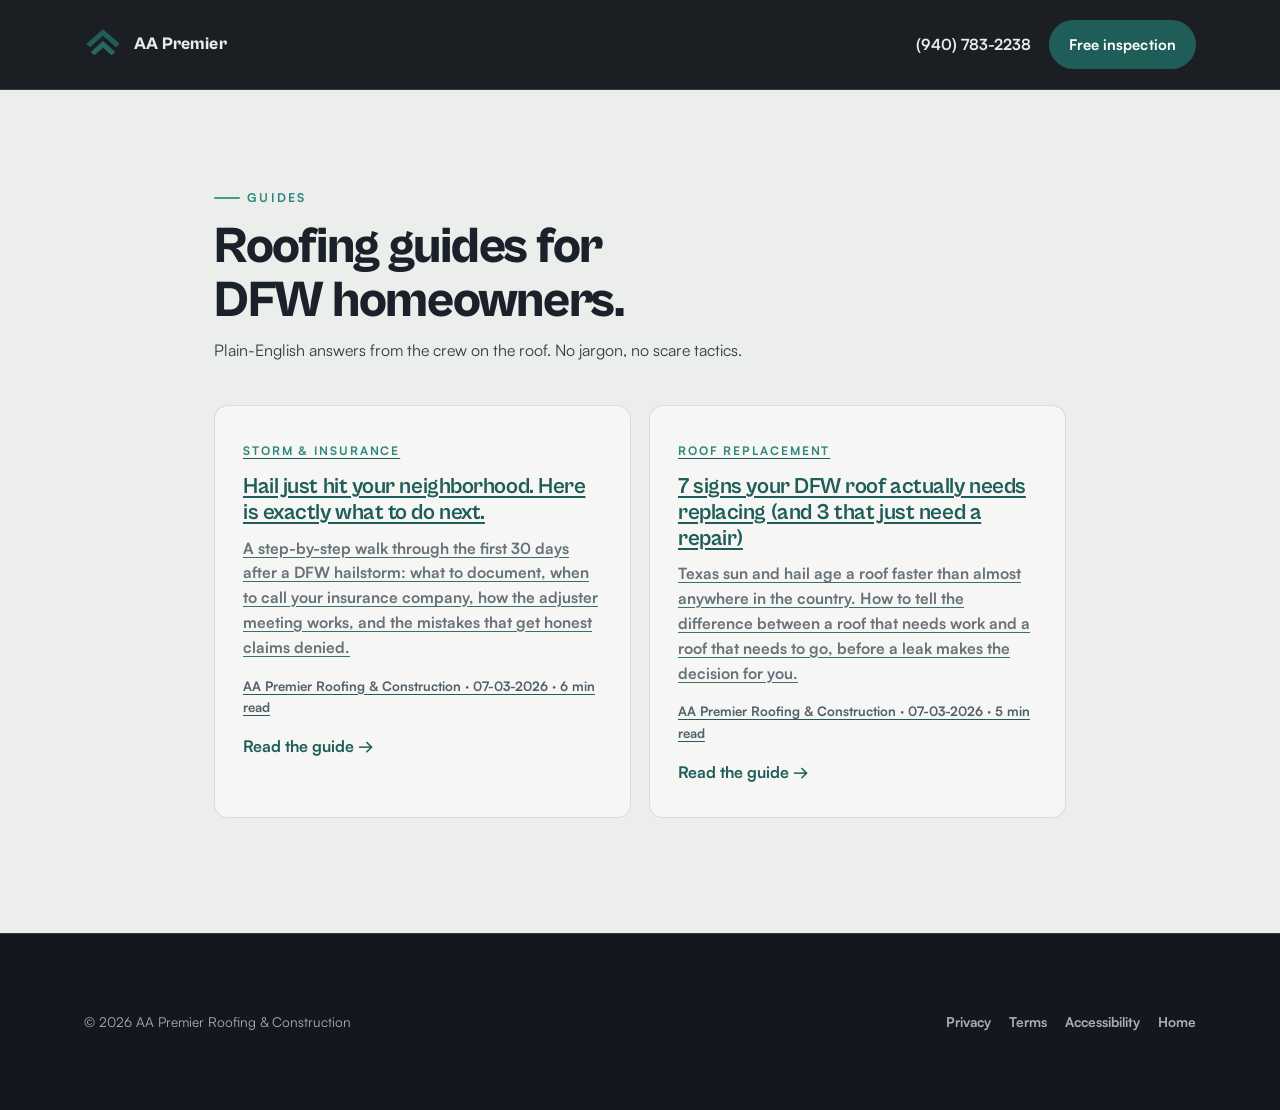
<file: blog/index.html>
<!DOCTYPE html>
<html lang="en">
<head>
<meta charset="UTF-8">
<meta name="viewport" content="width=device-width, initial-scale=1">
<title>Roofing Guides for DFW Homeowners | AA Premier Roofing &amp; Construction</title>
<meta name="description" content="Plain-English roofing guides for Dallas and Fort Worth homeowners: hail damage, insurance claims, and knowing when a roof really needs replacing.">
<meta name="theme-color" content="#14181e">
<link rel="canonical" href="https://aa-premier-roofing.vercel.app/blog/">
<link rel="stylesheet" href="../styles.css">
<link rel="icon" href="data:image/svg+xml,%3Csvg xmlns='http://www.w3.org/2000/svg' viewBox='0 0 48 48'%3E%3Cpath fill='%231f5e58' d='M24 4 3 22.5l4.6 4.2L24 12.4l16.4 14.3 4.6-4.2z'/%3E%3Cpath fill='%232c887c' d='M24 19 8.5 32.8l4.6 4.2L24 27.4l10.9 9.6 4.6-4.2z'/%3E%3C/svg%3E">
</head>
<body class="subpage">

<nav class="nav scrolled" id="nav">
  <div class="wrap nav-inner">
    <a href="../index.html" class="brand" aria-label="AA Premier Roofing and Construction — home">
      <svg class="mark" viewBox="0 0 48 48" aria-hidden="true"><path fill="#1f5e58" d="M24 4 3 22.5l4.6 4.2L24 12.4l16.4 14.3 4.6-4.2z"/><path fill="#2c887c" opacity=".7" d="M24 19 8.5 32.8l4.6 4.2L24 27.4l10.9 9.6 4.6-4.2z"/></svg>
      <span class="brand-txt"><span class="brand-name">AA Premier</span><span class="brand-sub">Roofing &amp; Construction</span></span>
    </a>
    <div class="nav-actions">
      <a href="tel:+19407832238" class="nav-phone">(940) 783-2238</a>
      <a href="../index.html#contact" class="btn">Free inspection</a>
    </div>
  </div>
</nav>

<main class="legal-wrap" style="max-width:980px">
  <span class="eyebrow">Guides</span>
  <h1 style="margin-top:12px">Roofing guides for<br>DFW homeowners.</h1>
  <p class="legal-meta">Plain-English answers from the crew on the roof. No jargon, no scare tactics.</p>

  <div class="blog-grid">
    <a class="post-card" href="hail-damage-insurance-claim-guide.html">
      <span class="post-kicker">Storm &amp; insurance</span>
      <h2>Hail just hit your neighborhood. Here is exactly what to do next.</h2>
      <p>A step-by-step walk through the first 30 days after a DFW hailstorm: what to document, when to call your insurance company, how the adjuster meeting works, and the mistakes that get honest claims denied.</p>
      <span class="post-meta">AA Premier Roofing &amp; Construction · 07-03-2026 · 6 min read</span>
      <span class="post-more">Read the guide →</span>
    </a>
    <a class="post-card" href="roof-replacement-signs-dfw.html">
      <span class="post-kicker">Roof replacement</span>
      <h2>7 signs your DFW roof actually needs replacing (and 3 that just need a repair)</h2>
      <p>Texas sun and hail age a roof faster than almost anywhere in the country. How to tell the difference between a roof that needs work and a roof that needs to go, before a leak makes the decision for you.</p>
      <span class="post-meta">AA Premier Roofing &amp; Construction · 07-03-2026 · 5 min read</span>
      <span class="post-more">Read the guide →</span>
    </a>
  </div>
</main>

<footer class="foot">
  <div class="wrap">
    <div class="foot-bottom" style="border-top:0;margin-top:0;padding-top:0">
      <span>© 2026 AA Premier Roofing &amp; Construction</span>
      <span class="foot-legal"><a href="../privacy.html">Privacy</a><a href="../terms.html">Terms</a><a href="../accessibility.html">Accessibility</a><a href="../index.html">Home</a></span>
    </div>
  </div>
</footer>

</body>
</html>
</file>
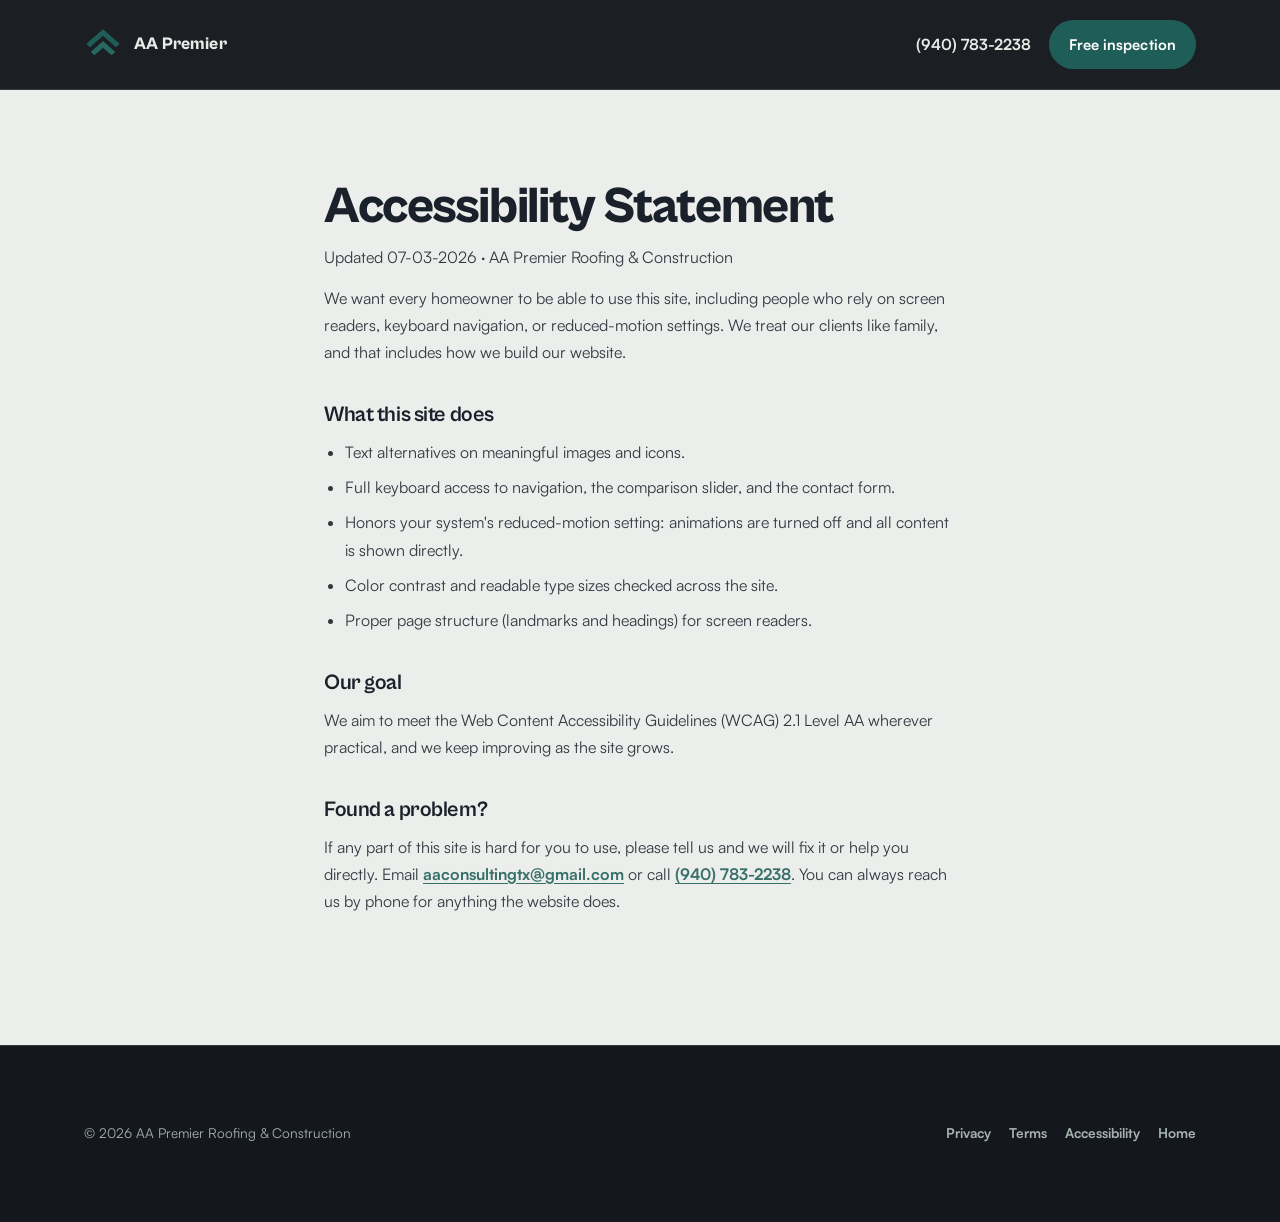
<file: accessibility.html>
<!DOCTYPE html>
<html lang="en">
<head>
<meta charset="UTF-8">
<meta name="viewport" content="width=device-width, initial-scale=1">
<title>Accessibility Statement | AA Premier Roofing &amp; Construction</title>
<meta name="description" content="Our commitment to keeping this website usable for everyone.">
<meta name="robots" content="noindex, follow">
<meta name="theme-color" content="#14181e">
<link rel="canonical" href="https://aa-premier-roofing.vercel.app/accessibility.html">
<link rel="stylesheet" href="styles.css">
<link rel="icon" href="data:image/svg+xml,%3Csvg xmlns='http://www.w3.org/2000/svg' viewBox='0 0 48 48'%3E%3Cpath fill='%231f5e58' d='M24 4 3 22.5l4.6 4.2L24 12.4l16.4 14.3 4.6-4.2z'/%3E%3Cpath fill='%232c887c' d='M24 19 8.5 32.8l4.6 4.2L24 27.4l10.9 9.6 4.6-4.2z'/%3E%3C/svg%3E">
</head>
<body class="subpage">

<nav class="nav scrolled" id="nav">
  <div class="wrap nav-inner">
    <a href="index.html" class="brand" aria-label="AA Premier Roofing and Construction — home">
      <svg class="mark" viewBox="0 0 48 48" aria-hidden="true"><path fill="#1f5e58" d="M24 4 3 22.5l4.6 4.2L24 12.4l16.4 14.3 4.6-4.2z"/><path fill="#2c887c" opacity=".7" d="M24 19 8.5 32.8l4.6 4.2L24 27.4l10.9 9.6 4.6-4.2z"/></svg>
      <span class="brand-txt"><span class="brand-name">AA Premier</span><span class="brand-sub">Roofing &amp; Construction</span></span>
    </a>
    <div class="nav-actions">
      <a href="tel:+19407832238" class="nav-phone">(940) 783-2238</a>
      <a href="index.html#contact" class="btn">Free inspection</a>
    </div>
  </div>
</nav>

<main class="legal-wrap">
  <h1>Accessibility Statement</h1>
  <p class="legal-meta">Updated 07-03-2026 · AA Premier Roofing &amp; Construction</p>

  <p>We want every homeowner to be able to use this site, including people who rely on screen readers, keyboard navigation, or reduced-motion settings. We treat our clients like family, and that includes how we build our website.</p>

  <h2>What this site does</h2>
  <ul>
    <li>Text alternatives on meaningful images and icons.</li>
    <li>Full keyboard access to navigation, the comparison slider, and the contact form.</li>
    <li>Honors your system's reduced-motion setting: animations are turned off and all content is shown directly.</li>
    <li>Color contrast and readable type sizes checked across the site.</li>
    <li>Proper page structure (landmarks and headings) for screen readers.</li>
  </ul>

  <h2>Our goal</h2>
  <p>We aim to meet the Web Content Accessibility Guidelines (WCAG) 2.1 Level AA wherever practical, and we keep improving as the site grows.</p>

  <h2>Found a problem?</h2>
  <p>If any part of this site is hard for you to use, please tell us and we will fix it or help you directly. Email <a href="mailto:aaconsultingtx@gmail.com">aaconsultingtx@gmail.com</a> or call <a href="tel:+19407832238">(940) 783-2238</a>. You can always reach us by phone for anything the website does.</p>
</main>

<footer class="foot">
  <div class="wrap">
    <div class="foot-bottom" style="border-top:0;margin-top:0;padding-top:0">
      <span>© 2026 AA Premier Roofing &amp; Construction</span>
      <span class="foot-legal"><a href="privacy.html">Privacy</a><a href="terms.html">Terms</a><a href="accessibility.html">Accessibility</a><a href="index.html">Home</a></span>
    </div>
  </div>
</footer>

</body>
</html>
</file>
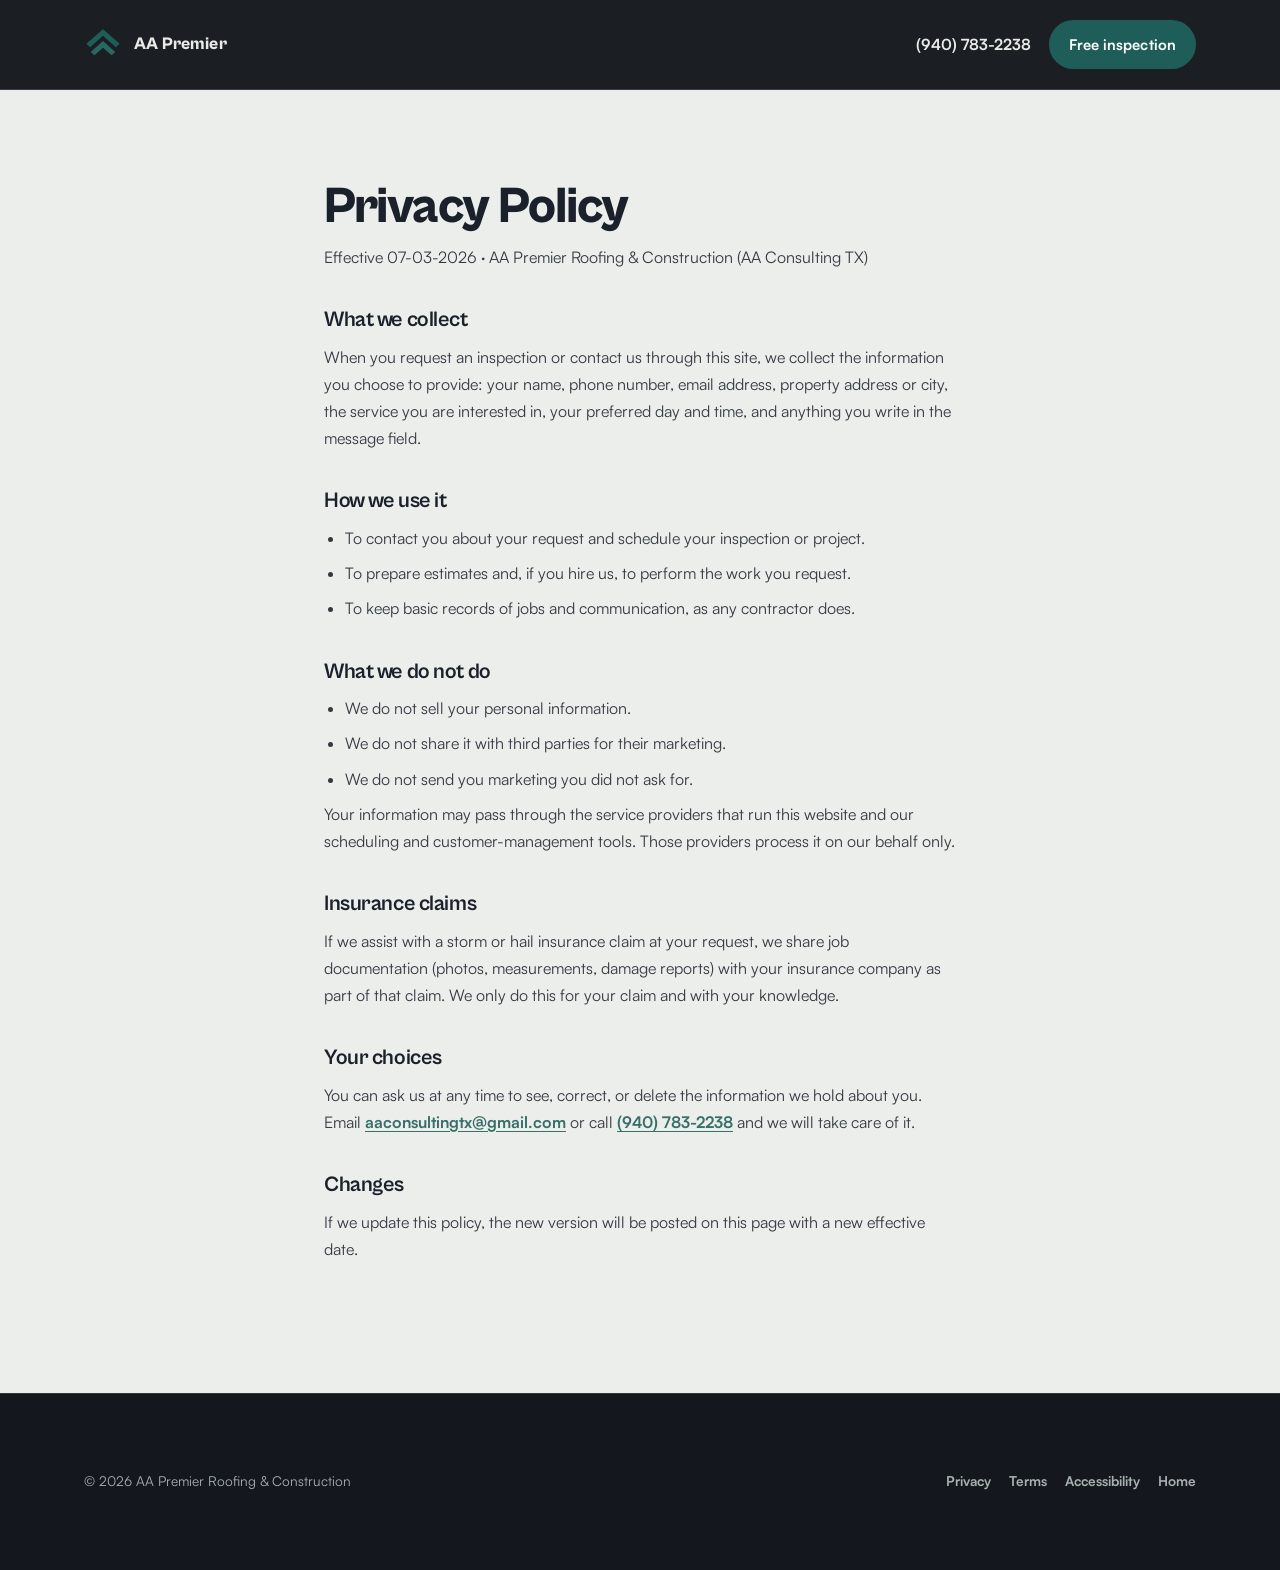
<file: privacy.html>
<!DOCTYPE html>
<html lang="en">
<head>
<meta charset="UTF-8">
<meta name="viewport" content="width=device-width, initial-scale=1">
<title>Privacy Policy | AA Premier Roofing &amp; Construction</title>
<meta name="description" content="How AA Premier Roofing &amp; Construction collects, uses, and protects your information.">
<meta name="robots" content="noindex, follow">
<meta name="theme-color" content="#14181e">
<link rel="canonical" href="https://aa-premier-roofing.vercel.app/privacy.html">
<link rel="stylesheet" href="styles.css">
<link rel="icon" href="data:image/svg+xml,%3Csvg xmlns='http://www.w3.org/2000/svg' viewBox='0 0 48 48'%3E%3Cpath fill='%231f5e58' d='M24 4 3 22.5l4.6 4.2L24 12.4l16.4 14.3 4.6-4.2z'/%3E%3Cpath fill='%232c887c' d='M24 19 8.5 32.8l4.6 4.2L24 27.4l10.9 9.6 4.6-4.2z'/%3E%3C/svg%3E">
</head>
<body class="subpage">

<nav class="nav scrolled" id="nav">
  <div class="wrap nav-inner">
    <a href="index.html" class="brand" aria-label="AA Premier Roofing and Construction — home">
      <svg class="mark" viewBox="0 0 48 48" aria-hidden="true"><path fill="#1f5e58" d="M24 4 3 22.5l4.6 4.2L24 12.4l16.4 14.3 4.6-4.2z"/><path fill="#2c887c" opacity=".7" d="M24 19 8.5 32.8l4.6 4.2L24 27.4l10.9 9.6 4.6-4.2z"/></svg>
      <span class="brand-txt"><span class="brand-name">AA Premier</span><span class="brand-sub">Roofing &amp; Construction</span></span>
    </a>
    <div class="nav-actions">
      <a href="tel:+19407832238" class="nav-phone">(940) 783-2238</a>
      <a href="index.html#contact" class="btn">Free inspection</a>
    </div>
  </div>
</nav>

<main class="legal-wrap">
  <h1>Privacy Policy</h1>
  <p class="legal-meta">Effective 07-03-2026 · AA Premier Roofing &amp; Construction (AA Consulting TX)</p>

  <h2>What we collect</h2>
  <p>When you request an inspection or contact us through this site, we collect the information you choose to provide: your name, phone number, email address, property address or city, the service you are interested in, your preferred day and time, and anything you write in the message field.</p>

  <h2>How we use it</h2>
  <ul>
    <li>To contact you about your request and schedule your inspection or project.</li>
    <li>To prepare estimates and, if you hire us, to perform the work you request.</li>
    <li>To keep basic records of jobs and communication, as any contractor does.</li>
  </ul>

  <h2>What we do not do</h2>
  <ul>
    <li>We do not sell your personal information.</li>
    <li>We do not share it with third parties for their marketing.</li>
    <li>We do not send you marketing you did not ask for.</li>
  </ul>
  <p>Your information may pass through the service providers that run this website and our scheduling and customer-management tools. Those providers process it on our behalf only.</p>

  <h2>Insurance claims</h2>
  <p>If we assist with a storm or hail insurance claim at your request, we share job documentation (photos, measurements, damage reports) with your insurance company as part of that claim. We only do this for your claim and with your knowledge.</p>

  <h2>Your choices</h2>
  <p>You can ask us at any time to see, correct, or delete the information we hold about you. Email <a href="mailto:aaconsultingtx@gmail.com">aaconsultingtx@gmail.com</a> or call <a href="tel:+19407832238">(940) 783-2238</a> and we will take care of it.</p>

  <h2>Changes</h2>
  <p>If we update this policy, the new version will be posted on this page with a new effective date.</p>
</main>

<footer class="foot">
  <div class="wrap">
    <div class="foot-bottom" style="border-top:0;margin-top:0;padding-top:0">
      <span>© 2026 AA Premier Roofing &amp; Construction</span>
      <span class="foot-legal"><a href="privacy.html">Privacy</a><a href="terms.html">Terms</a><a href="accessibility.html">Accessibility</a><a href="index.html">Home</a></span>
    </div>
  </div>
</footer>

</body>
</html>
</file>
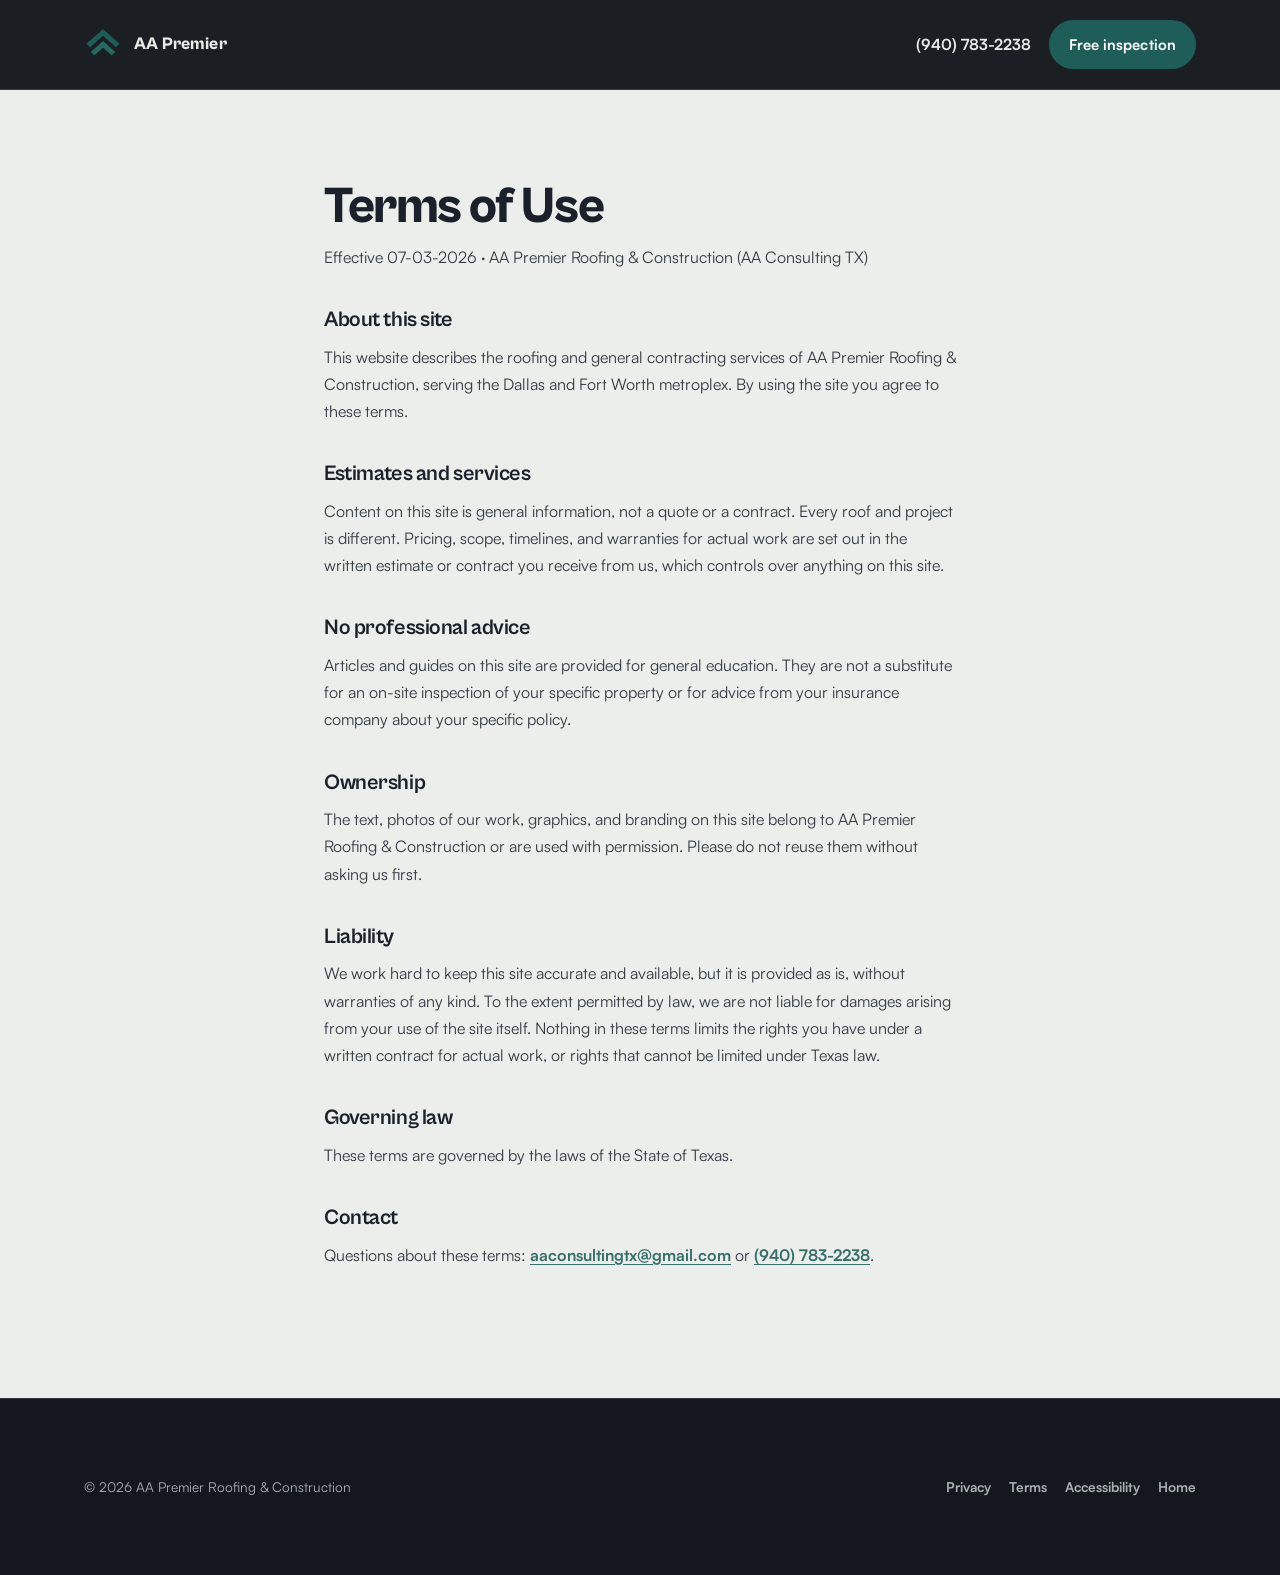
<file: terms.html>
<!DOCTYPE html>
<html lang="en">
<head>
<meta charset="UTF-8">
<meta name="viewport" content="width=device-width, initial-scale=1">
<title>Terms of Use | AA Premier Roofing &amp; Construction</title>
<meta name="description" content="Terms of use for the AA Premier Roofing &amp; Construction website.">
<meta name="robots" content="noindex, follow">
<meta name="theme-color" content="#14181e">
<link rel="canonical" href="https://aa-premier-roofing.vercel.app/terms.html">
<link rel="stylesheet" href="styles.css">
<link rel="icon" href="data:image/svg+xml,%3Csvg xmlns='http://www.w3.org/2000/svg' viewBox='0 0 48 48'%3E%3Cpath fill='%231f5e58' d='M24 4 3 22.5l4.6 4.2L24 12.4l16.4 14.3 4.6-4.2z'/%3E%3Cpath fill='%232c887c' d='M24 19 8.5 32.8l4.6 4.2L24 27.4l10.9 9.6 4.6-4.2z'/%3E%3C/svg%3E">
</head>
<body class="subpage">

<nav class="nav scrolled" id="nav">
  <div class="wrap nav-inner">
    <a href="index.html" class="brand" aria-label="AA Premier Roofing and Construction — home">
      <svg class="mark" viewBox="0 0 48 48" aria-hidden="true"><path fill="#1f5e58" d="M24 4 3 22.5l4.6 4.2L24 12.4l16.4 14.3 4.6-4.2z"/><path fill="#2c887c" opacity=".7" d="M24 19 8.5 32.8l4.6 4.2L24 27.4l10.9 9.6 4.6-4.2z"/></svg>
      <span class="brand-txt"><span class="brand-name">AA Premier</span><span class="brand-sub">Roofing &amp; Construction</span></span>
    </a>
    <div class="nav-actions">
      <a href="tel:+19407832238" class="nav-phone">(940) 783-2238</a>
      <a href="index.html#contact" class="btn">Free inspection</a>
    </div>
  </div>
</nav>

<main class="legal-wrap">
  <h1>Terms of Use</h1>
  <p class="legal-meta">Effective 07-03-2026 · AA Premier Roofing &amp; Construction (AA Consulting TX)</p>

  <h2>About this site</h2>
  <p>This website describes the roofing and general contracting services of AA Premier Roofing &amp; Construction, serving the Dallas and Fort Worth metroplex. By using the site you agree to these terms.</p>

  <h2>Estimates and services</h2>
  <p>Content on this site is general information, not a quote or a contract. Every roof and project is different. Pricing, scope, timelines, and warranties for actual work are set out in the written estimate or contract you receive from us, which controls over anything on this site.</p>

  <h2>No professional advice</h2>
  <p>Articles and guides on this site are provided for general education. They are not a substitute for an on-site inspection of your specific property or for advice from your insurance company about your specific policy.</p>

  <h2>Ownership</h2>
  <p>The text, photos of our work, graphics, and branding on this site belong to AA Premier Roofing &amp; Construction or are used with permission. Please do not reuse them without asking us first.</p>

  <h2>Liability</h2>
  <p>We work hard to keep this site accurate and available, but it is provided as is, without warranties of any kind. To the extent permitted by law, we are not liable for damages arising from your use of the site itself. Nothing in these terms limits the rights you have under a written contract for actual work, or rights that cannot be limited under Texas law.</p>

  <h2>Governing law</h2>
  <p>These terms are governed by the laws of the State of Texas.</p>

  <h2>Contact</h2>
  <p>Questions about these terms: <a href="mailto:aaconsultingtx@gmail.com">aaconsultingtx@gmail.com</a> or <a href="tel:+19407832238">(940) 783-2238</a>.</p>
</main>

<footer class="foot">
  <div class="wrap">
    <div class="foot-bottom" style="border-top:0;margin-top:0;padding-top:0">
      <span>© 2026 AA Premier Roofing &amp; Construction</span>
      <span class="foot-legal"><a href="privacy.html">Privacy</a><a href="terms.html">Terms</a><a href="accessibility.html">Accessibility</a><a href="index.html">Home</a></span>
    </div>
  </div>
</footer>

</body>
</html>
</file>
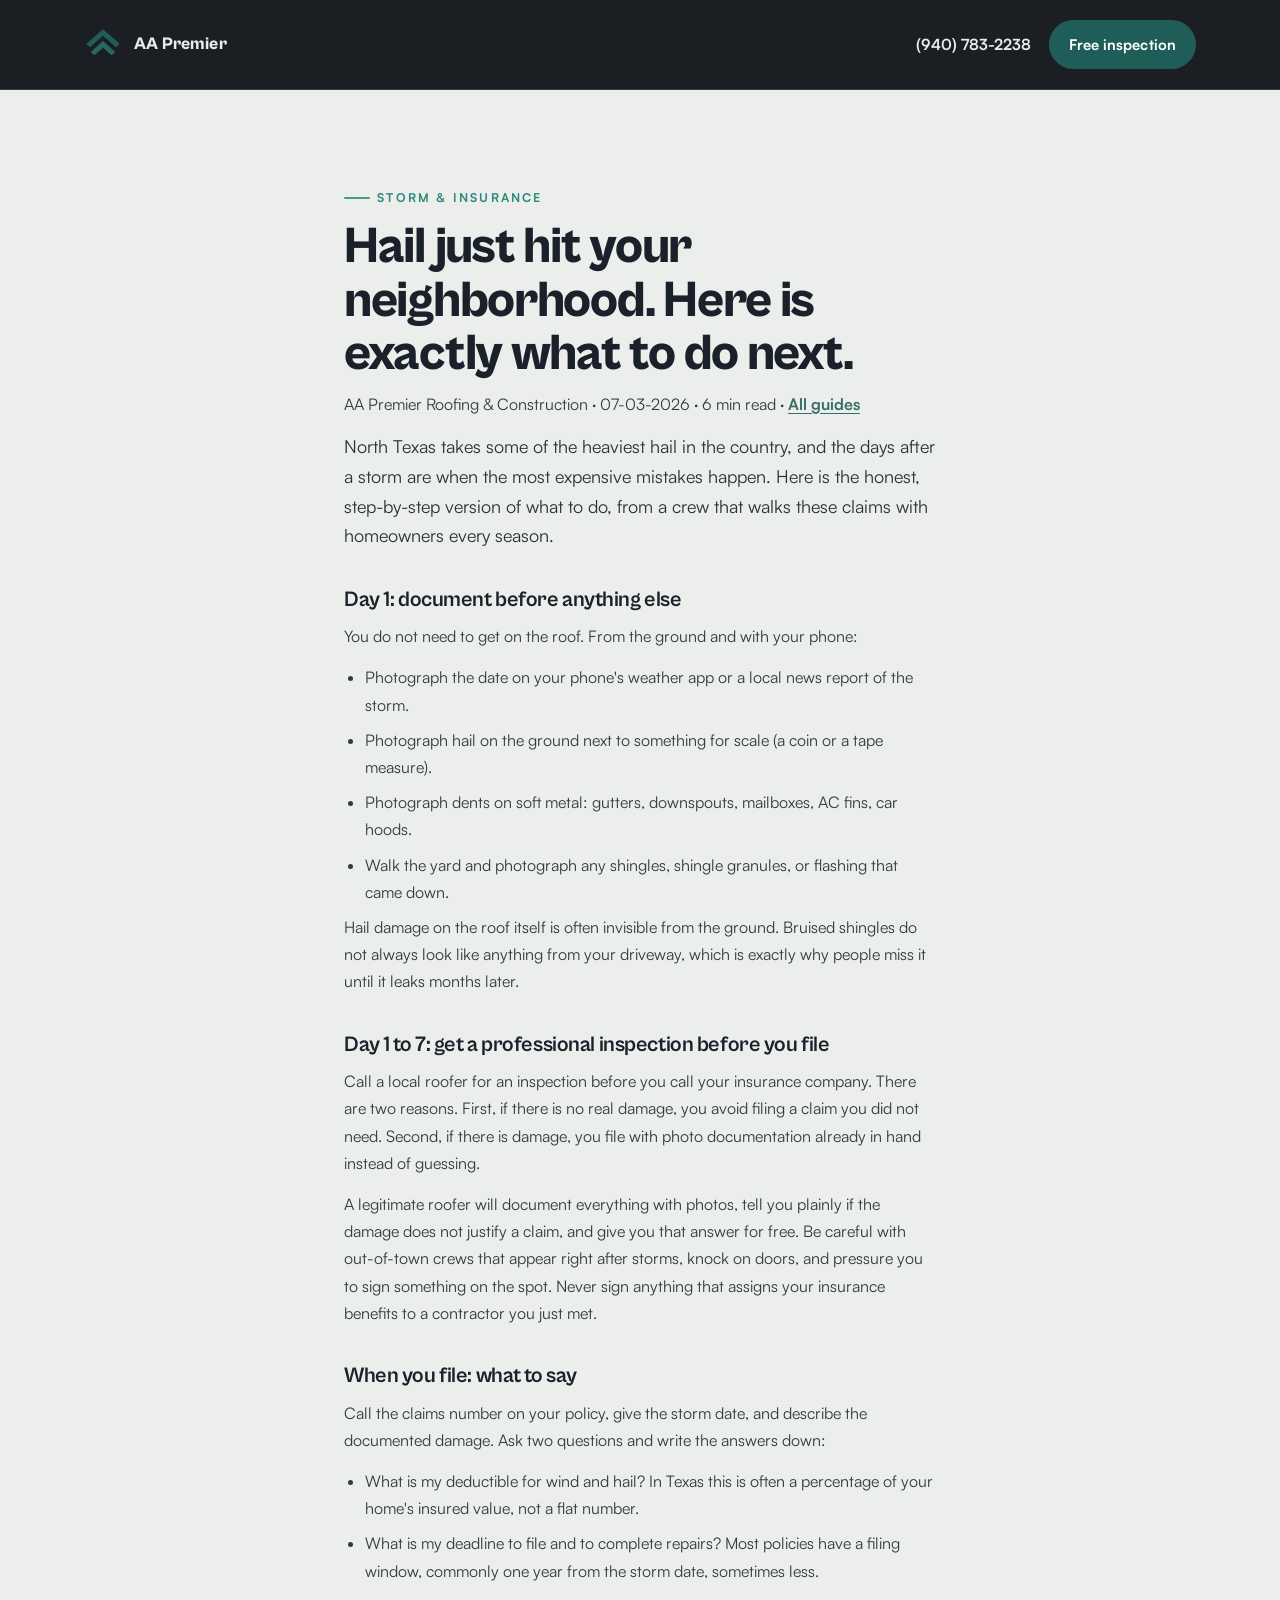
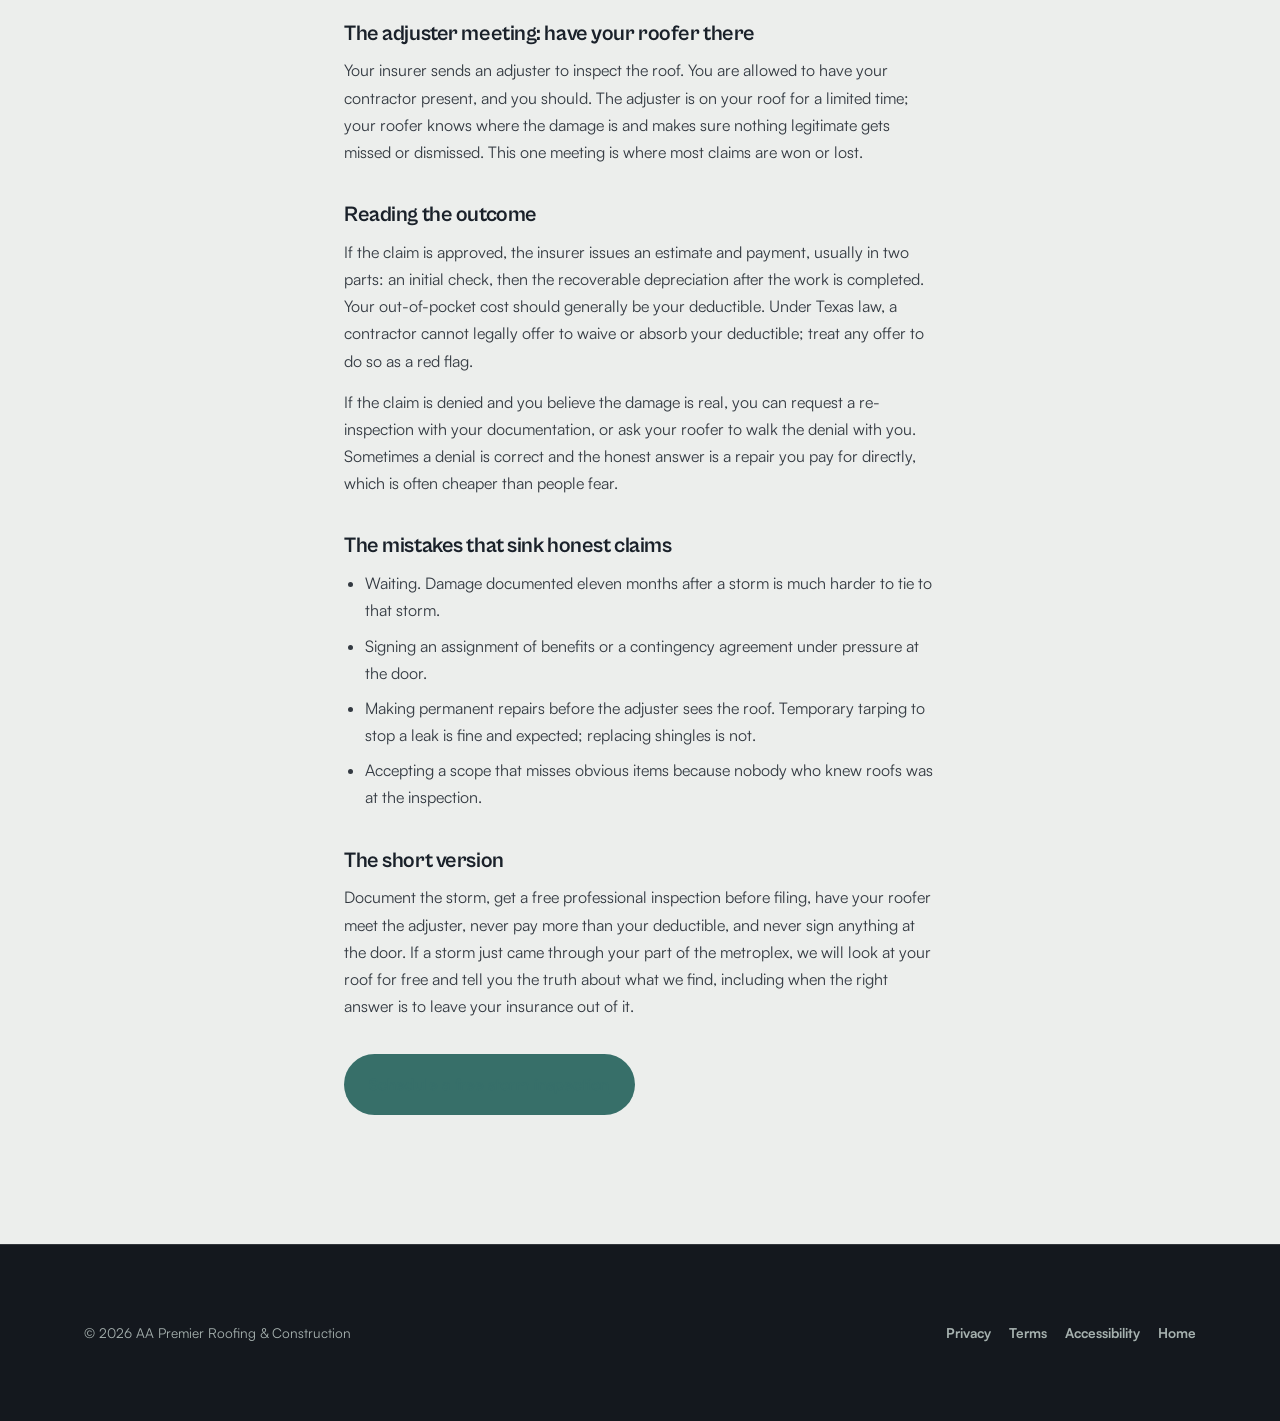
<file: blog/hail-damage-insurance-claim-guide.html>
<!DOCTYPE html>
<html lang="en">
<head>
<meta charset="UTF-8">
<meta name="viewport" content="width=device-width, initial-scale=1">
<title>Hail Damage in DFW: The 30-Day Insurance Claim Guide | AA Premier Roofing</title>
<meta name="description" content="What to do in the first 30 days after a Dallas-Fort Worth hailstorm: documentation, calling your insurer, the adjuster meeting, and mistakes that get honest claims denied.">
<meta name="theme-color" content="#14181e">
<link rel="canonical" href="https://aa-premier-roofing.vercel.app/blog/hail-damage-insurance-claim-guide.html">
<link rel="stylesheet" href="../styles.css">
<link rel="icon" href="data:image/svg+xml,%3Csvg xmlns='http://www.w3.org/2000/svg' viewBox='0 0 48 48'%3E%3Cpath fill='%231f5e58' d='M24 4 3 22.5l4.6 4.2L24 12.4l16.4 14.3 4.6-4.2z'/%3E%3Cpath fill='%232c887c' d='M24 19 8.5 32.8l4.6 4.2L24 27.4l10.9 9.6 4.6-4.2z'/%3E%3C/svg%3E">
<script type="application/ld+json">
{
  "@context": "https://schema.org",
  "@type": "Article",
  "headline": "Hail just hit your neighborhood. Here is exactly what to do next.",
  "datePublished": "2026-07-03",
  "author": { "@type": "Organization", "name": "AA Premier Roofing & Construction" },
  "publisher": { "@type": "Organization", "name": "AA Premier Roofing & Construction" },
  "mainEntityOfPage": "https://aa-premier-roofing.vercel.app/blog/hail-damage-insurance-claim-guide.html"
}
</script>
</head>
<body class="subpage">

<nav class="nav scrolled" id="nav">
  <div class="wrap nav-inner">
    <a href="../index.html" class="brand" aria-label="AA Premier Roofing and Construction — home">
      <svg class="mark" viewBox="0 0 48 48" aria-hidden="true"><path fill="#1f5e58" d="M24 4 3 22.5l4.6 4.2L24 12.4l16.4 14.3 4.6-4.2z"/><path fill="#2c887c" opacity=".7" d="M24 19 8.5 32.8l4.6 4.2L24 27.4l10.9 9.6 4.6-4.2z"/></svg>
      <span class="brand-txt"><span class="brand-name">AA Premier</span><span class="brand-sub">Roofing &amp; Construction</span></span>
    </a>
    <div class="nav-actions">
      <a href="tel:+19407832238" class="nav-phone">(940) 783-2238</a>
      <a href="../index.html#contact" class="btn">Free inspection</a>
    </div>
  </div>
</nav>

<main class="legal-wrap article-wrap">
  <span class="eyebrow">Storm &amp; insurance</span>
  <h1 style="margin-top:12px">Hail just hit your neighborhood. Here is exactly what to do next.</h1>
  <p class="legal-meta">AA Premier Roofing &amp; Construction · 07-03-2026 · 6 min read · <a href="index.html">All guides</a></p>

  <p class="lede-in">North Texas takes some of the heaviest hail in the country, and the days after a storm are when the most expensive mistakes happen. Here is the honest, step-by-step version of what to do, from a crew that walks these claims with homeowners every season.</p>

  <h2>Day 1: document before anything else</h2>
  <p>You do not need to get on the roof. From the ground and with your phone:</p>
  <ul>
    <li>Photograph the date on your phone's weather app or a local news report of the storm.</li>
    <li>Photograph hail on the ground next to something for scale (a coin or a tape measure).</li>
    <li>Photograph dents on soft metal: gutters, downspouts, mailboxes, AC fins, car hoods.</li>
    <li>Walk the yard and photograph any shingles, shingle granules, or flashing that came down.</li>
  </ul>
  <p>Hail damage on the roof itself is often invisible from the ground. Bruised shingles do not always look like anything from your driveway, which is exactly why people miss it until it leaks months later.</p>

  <h2>Day 1 to 7: get a professional inspection before you file</h2>
  <p>Call a local roofer for an inspection before you call your insurance company. There are two reasons. First, if there is no real damage, you avoid filing a claim you did not need. Second, if there is damage, you file with photo documentation already in hand instead of guessing.</p>
  <p>A legitimate roofer will document everything with photos, tell you plainly if the damage does not justify a claim, and give you that answer for free. Be careful with out-of-town crews that appear right after storms, knock on doors, and pressure you to sign something on the spot. Never sign anything that assigns your insurance benefits to a contractor you just met.</p>

  <h2>When you file: what to say</h2>
  <p>Call the claims number on your policy, give the storm date, and describe the documented damage. Ask two questions and write the answers down:</p>
  <ul>
    <li>What is my deductible for wind and hail? In Texas this is often a percentage of your home's insured value, not a flat number.</li>
    <li>What is my deadline to file and to complete repairs? Most policies have a filing window, commonly one year from the storm date, sometimes less.</li>
  </ul>

  <h2>The adjuster meeting: have your roofer there</h2>
  <p>Your insurer sends an adjuster to inspect the roof. You are allowed to have your contractor present, and you should. The adjuster is on your roof for a limited time; your roofer knows where the damage is and makes sure nothing legitimate gets missed or dismissed. This one meeting is where most claims are won or lost.</p>

  <h2>Reading the outcome</h2>
  <p>If the claim is approved, the insurer issues an estimate and payment, usually in two parts: an initial check, then the recoverable depreciation after the work is completed. Your out-of-pocket cost should generally be your deductible. Under Texas law, a contractor cannot legally offer to waive or absorb your deductible; treat any offer to do so as a red flag.</p>
  <p>If the claim is denied and you believe the damage is real, you can request a re-inspection with your documentation, or ask your roofer to walk the denial with you. Sometimes a denial is correct and the honest answer is a repair you pay for directly, which is often cheaper than people fear.</p>

  <h2>The mistakes that sink honest claims</h2>
  <ul>
    <li>Waiting. Damage documented eleven months after a storm is much harder to tie to that storm.</li>
    <li>Signing an assignment of benefits or a contingency agreement under pressure at the door.</li>
    <li>Making permanent repairs before the adjuster sees the roof. Temporary tarping to stop a leak is fine and expected; replacing shingles is not.</li>
    <li>Accepting a scope that misses obvious items because nobody who knew roofs was at the inspection.</li>
  </ul>

  <h2>The short version</h2>
  <p>Document the storm, get a free professional inspection before filing, have your roofer meet the adjuster, never pay more than your deductible, and never sign anything at the door. If a storm just came through your part of the metroplex, we will look at your roof for free and tell you the truth about what we find, including when the right answer is to leave your insurance out of it.</p>

  <p style="margin-top:34px"><a class="btn" href="../index.html#contact">Schedule a free storm inspection</a></p>
</main>

<footer class="foot">
  <div class="wrap">
    <div class="foot-bottom" style="border-top:0;margin-top:0;padding-top:0">
      <span>© 2026 AA Premier Roofing &amp; Construction</span>
      <span class="foot-legal"><a href="../privacy.html">Privacy</a><a href="../terms.html">Terms</a><a href="../accessibility.html">Accessibility</a><a href="../index.html">Home</a></span>
    </div>
  </div>
</footer>

</body>
</html>
</file>
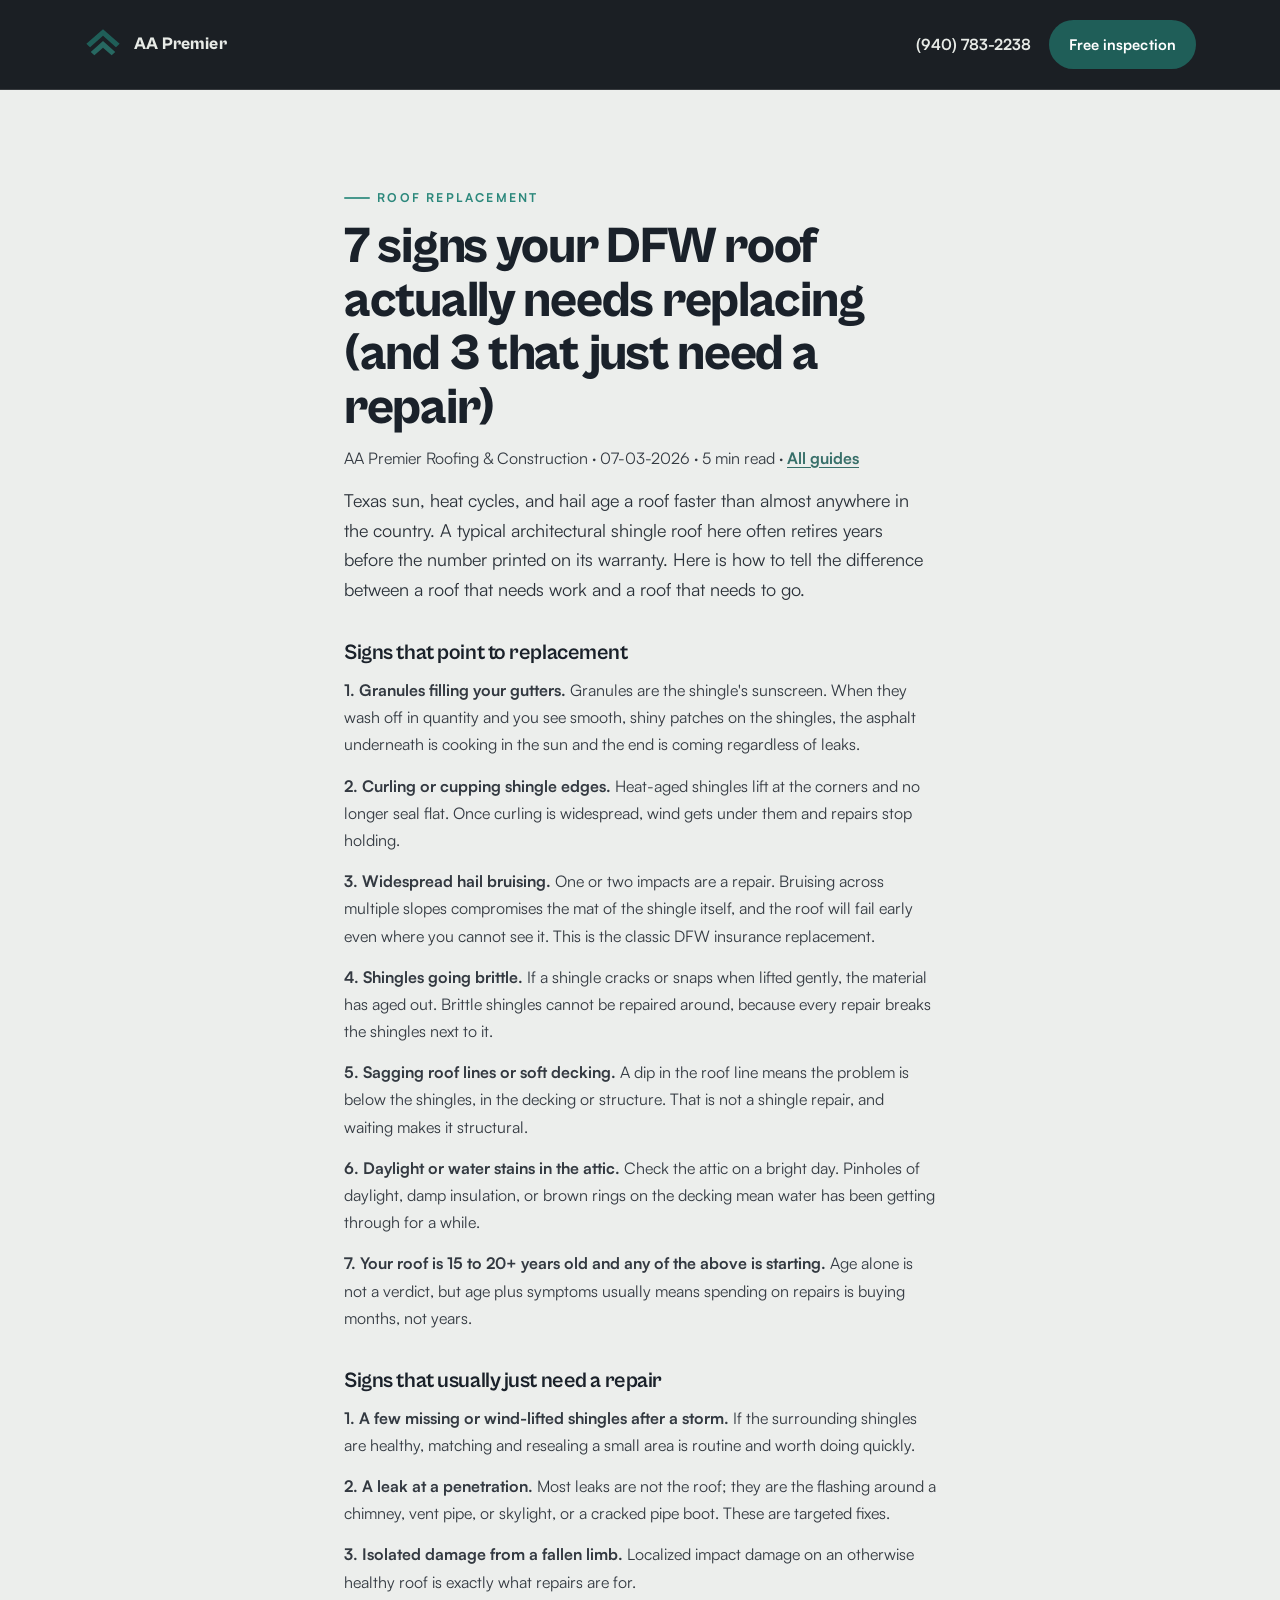
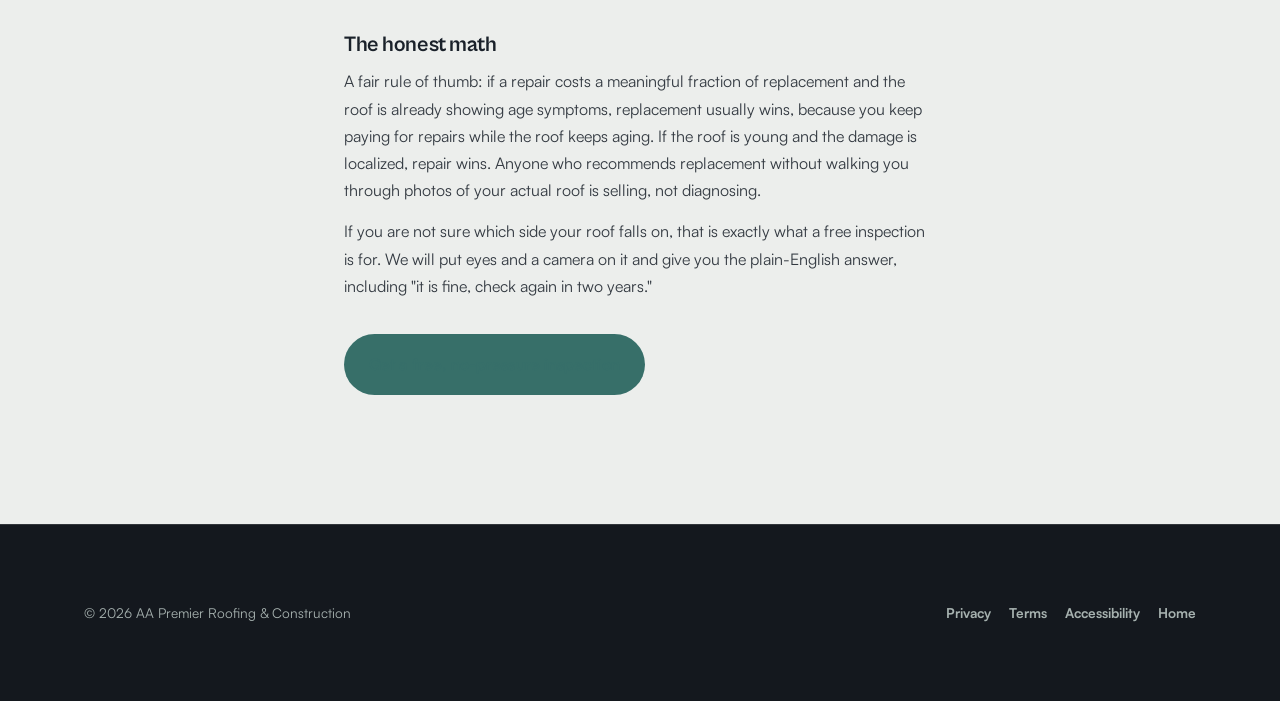
<file: blog/roof-replacement-signs-dfw.html>
<!DOCTYPE html>
<html lang="en">
<head>
<meta charset="UTF-8">
<meta name="viewport" content="width=device-width, initial-scale=1">
<title>7 Signs Your DFW Roof Needs Replacing (and 3 That Just Need Repair) | AA Premier Roofing</title>
<meta name="description" content="How Dallas-Fort Worth homeowners can tell a roof that needs replacement from one that needs a repair: granule loss, curling, decking, hail bruising, and more.">
<meta name="theme-color" content="#14181e">
<link rel="canonical" href="https://aa-premier-roofing.vercel.app/blog/roof-replacement-signs-dfw.html">
<link rel="stylesheet" href="../styles.css">
<link rel="icon" href="data:image/svg+xml,%3Csvg xmlns='http://www.w3.org/2000/svg' viewBox='0 0 48 48'%3E%3Cpath fill='%231f5e58' d='M24 4 3 22.5l4.6 4.2L24 12.4l16.4 14.3 4.6-4.2z'/%3E%3Cpath fill='%232c887c' d='M24 19 8.5 32.8l4.6 4.2L24 27.4l10.9 9.6 4.6-4.2z'/%3E%3C/svg%3E">
<script type="application/ld+json">
{
  "@context": "https://schema.org",
  "@type": "Article",
  "headline": "7 signs your DFW roof actually needs replacing (and 3 that just need a repair)",
  "datePublished": "2026-07-03",
  "author": { "@type": "Organization", "name": "AA Premier Roofing & Construction" },
  "publisher": { "@type": "Organization", "name": "AA Premier Roofing & Construction" },
  "mainEntityOfPage": "https://aa-premier-roofing.vercel.app/blog/roof-replacement-signs-dfw.html"
}
</script>
</head>
<body class="subpage">

<nav class="nav scrolled" id="nav">
  <div class="wrap nav-inner">
    <a href="../index.html" class="brand" aria-label="AA Premier Roofing and Construction — home">
      <svg class="mark" viewBox="0 0 48 48" aria-hidden="true"><path fill="#1f5e58" d="M24 4 3 22.5l4.6 4.2L24 12.4l16.4 14.3 4.6-4.2z"/><path fill="#2c887c" opacity=".7" d="M24 19 8.5 32.8l4.6 4.2L24 27.4l10.9 9.6 4.6-4.2z"/></svg>
      <span class="brand-txt"><span class="brand-name">AA Premier</span><span class="brand-sub">Roofing &amp; Construction</span></span>
    </a>
    <div class="nav-actions">
      <a href="tel:+19407832238" class="nav-phone">(940) 783-2238</a>
      <a href="../index.html#contact" class="btn">Free inspection</a>
    </div>
  </div>
</nav>

<main class="legal-wrap article-wrap">
  <span class="eyebrow">Roof replacement</span>
  <h1 style="margin-top:12px">7 signs your DFW roof actually needs replacing (and 3 that just need a repair)</h1>
  <p class="legal-meta">AA Premier Roofing &amp; Construction · 07-03-2026 · 5 min read · <a href="index.html">All guides</a></p>

  <p class="lede-in">Texas sun, heat cycles, and hail age a roof faster than almost anywhere in the country. A typical architectural shingle roof here often retires years before the number printed on its warranty. Here is how to tell the difference between a roof that needs work and a roof that needs to go.</p>

  <h2>Signs that point to replacement</h2>
  <p><b>1. Granules filling your gutters.</b> Granules are the shingle's sunscreen. When they wash off in quantity and you see smooth, shiny patches on the shingles, the asphalt underneath is cooking in the sun and the end is coming regardless of leaks.</p>
  <p><b>2. Curling or cupping shingle edges.</b> Heat-aged shingles lift at the corners and no longer seal flat. Once curling is widespread, wind gets under them and repairs stop holding.</p>
  <p><b>3. Widespread hail bruising.</b> One or two impacts are a repair. Bruising across multiple slopes compromises the mat of the shingle itself, and the roof will fail early even where you cannot see it. This is the classic DFW insurance replacement.</p>
  <p><b>4. Shingles going brittle.</b> If a shingle cracks or snaps when lifted gently, the material has aged out. Brittle shingles cannot be repaired around, because every repair breaks the shingles next to it.</p>
  <p><b>5. Sagging roof lines or soft decking.</b> A dip in the roof line means the problem is below the shingles, in the decking or structure. That is not a shingle repair, and waiting makes it structural.</p>
  <p><b>6. Daylight or water stains in the attic.</b> Check the attic on a bright day. Pinholes of daylight, damp insulation, or brown rings on the decking mean water has been getting through for a while.</p>
  <p><b>7. Your roof is 15 to 20+ years old and any of the above is starting.</b> Age alone is not a verdict, but age plus symptoms usually means spending on repairs is buying months, not years.</p>

  <h2>Signs that usually just need a repair</h2>
  <p><b>1. A few missing or wind-lifted shingles after a storm.</b> If the surrounding shingles are healthy, matching and resealing a small area is routine and worth doing quickly.</p>
  <p><b>2. A leak at a penetration.</b> Most leaks are not the roof; they are the flashing around a chimney, vent pipe, or skylight, or a cracked pipe boot. These are targeted fixes.</p>
  <p><b>3. Isolated damage from a fallen limb.</b> Localized impact damage on an otherwise healthy roof is exactly what repairs are for.</p>

  <h2>The honest math</h2>
  <p>A fair rule of thumb: if a repair costs a meaningful fraction of replacement and the roof is already showing age symptoms, replacement usually wins, because you keep paying for repairs while the roof keeps aging. If the roof is young and the damage is localized, repair wins. Anyone who recommends replacement without walking you through photos of your actual roof is selling, not diagnosing.</p>
  <p>If you are not sure which side your roof falls on, that is exactly what a free inspection is for. We will put eyes and a camera on it and give you the plain-English answer, including "it is fine, check again in two years."</p>

  <p style="margin-top:34px"><a class="btn" href="../index.html#contact">Get a free, no-pressure inspection</a></p>
</main>

<footer class="foot">
  <div class="wrap">
    <div class="foot-bottom" style="border-top:0;margin-top:0;padding-top:0">
      <span>© 2026 AA Premier Roofing &amp; Construction</span>
      <span class="foot-legal"><a href="../privacy.html">Privacy</a><a href="../terms.html">Terms</a><a href="../accessibility.html">Accessibility</a><a href="../index.html">Home</a></span>
    </div>
  </div>
</footer>

</body>
</html>
</file>
<file: styles.css>
/* ============================================================
   AA PREMIER ROOFING & CONSTRUCTION
   Art direction: "Storm & Shelter"
   Slate ink + cool limestone + verdigris patina (aged-copper roof)
   Type: Cabinet Grotesk (display) + Satoshi (body), self-hosted
   ============================================================ */

/* ---------- Fonts ---------- */
@font-face { font-family:'Cabinet Grotesk'; src:url('assets/fonts/CabinetGrotesk-Regular.woff2') format('woff2'); font-weight:400; font-style:normal; font-display:swap; }
@font-face { font-family:'Cabinet Grotesk'; src:url('assets/fonts/CabinetGrotesk-Medium.woff2') format('woff2'); font-weight:500; font-style:normal; font-display:swap; }
@font-face { font-family:'Cabinet Grotesk'; src:url('assets/fonts/CabinetGrotesk-Bold.woff2') format('woff2'); font-weight:700; font-style:normal; font-display:swap; }
@font-face { font-family:'Cabinet Grotesk'; src:url('assets/fonts/CabinetGrotesk-Extrabold.woff2') format('woff2'); font-weight:800; font-style:normal; font-display:swap; }
@font-face { font-family:'Satoshi'; src:url('assets/fonts/Satoshi-Regular.woff2') format('woff2'); font-weight:400; font-style:normal; font-display:swap; }
@font-face { font-family:'Satoshi'; src:url('assets/fonts/Satoshi-Medium.woff2') format('woff2'); font-weight:500; font-style:normal; font-display:swap; }
@font-face { font-family:'Satoshi'; src:url('assets/fonts/Satoshi-Bold.woff2') format('woff2'); font-weight:700; font-style:normal; font-display:swap; }

/* ---------- Tokens ---------- */
:root{
  --ink:#14181e;          /* darkest slate ground */
  --slate-900:#191f28;
  --slate-800:#212a35;    /* dark panels/cards */
  --slate-700:#2c3743;
  --fog:#eceeec;          /* cool limestone light ground */
  --fog-2:#e3e6e2;
  --bone:#f6f7f4;
  --patina:#1f5e58;       /* brand verdigris */
  --patina-bright:#2c887c;
  --patina-glow:#54b7a6;

  --tod:#e8ebe7;          /* text on dark */
  --tod-mute:#a6b1af;
  --tol:#1a212a;          /* text on light */
  --tol-mute:#54606a;

  --line:rgba(20,24,30,.12);
  --line-d:rgba(232,235,231,.14);

  --font-display:'Cabinet Grotesk','Arial Narrow',system-ui,sans-serif;
  --font-body:'Satoshi',system-ui,-apple-system,'Segoe UI',sans-serif;

  --max:1240px;
  --gutter:clamp(20px,5vw,72px);
  --ease:cubic-bezier(.33,1,.68,1);
  --ease-out:cubic-bezier(.16,1,.3,1);

  --t-hero:clamp(2.7rem,7.2vw,6.1rem);
  --t-h2:clamp(2rem,4.4vw,3.5rem);
  --t-h3:clamp(1.25rem,2vw,1.6rem);
  --t-lede:clamp(1.06rem,1.55vw,1.32rem);
  --t-label:.76rem;

  --r:14px;               /* card radius */
  --r-sm:10px;
  --shadow:0 24px 60px -28px rgba(10,14,20,.5);
}

/* ---------- Reset ---------- */
*,*::before,*::after{box-sizing:border-box;margin:0;padding:0}
html{-webkit-text-size-adjust:100%;scroll-behavior:auto}
body{
  font-family:var(--font-body);
  background:var(--ink);
  color:var(--tod);
  line-height:1.65;
  -webkit-font-smoothing:antialiased;
  text-rendering:optimizeLegibility;
  overflow-x:hidden;
}
img,video,svg{display:block;max-width:100%}
img,video{height:auto}
a{color:inherit;text-decoration:none}
button,input,select,textarea{font:inherit;color:inherit}
ul{list-style:none}
::selection{background:var(--patina);color:#fff}

/* ---------- Layout ---------- */
.wrap{width:100%;max-width:var(--max);margin-inline:auto;padding-inline:var(--gutter)}
.section{padding-block:clamp(72px,10vw,148px);position:relative}
.section--tight{padding-block:clamp(52px,7vw,96px)}
.section-dark{background:var(--ink);color:var(--tod)}
.section-slate{background:var(--slate-900);color:var(--tod)}
.section-light{background:var(--fog);color:var(--tol)}

/* ---------- Typography helpers ---------- */
.display{font-family:var(--font-display);font-weight:800;line-height:1.02;letter-spacing:-.02em}
h1,h2,h3{font-family:var(--font-display);font-weight:700;line-height:1.05;letter-spacing:-.02em}
.t-hero{font-size:var(--t-hero);font-weight:800;letter-spacing:-.03em;line-height:.98}
.t-h2{font-size:var(--t-h2);font-weight:800;letter-spacing:-.025em;line-height:1.02}
.t-h3{font-size:var(--t-h3);font-weight:700}
.lede{font-size:var(--t-lede);line-height:1.55;font-weight:400}
.muted{color:var(--tod-mute)}
.section-light .muted{color:var(--tol-mute)}
em{font-style:italic;font-family:var(--font-display)}

.eyebrow{
  display:inline-flex;align-items:center;gap:.6em;
  font-size:var(--t-label);font-weight:700;letter-spacing:.18em;text-transform:uppercase;
  color:var(--patina-bright);
}
.section-dark .eyebrow,.section-slate .eyebrow{color:var(--patina-glow)}
.eyebrow::before{content:"";width:26px;height:2px;background:currentColor;opacity:.85;border-radius:2px}

.section-head{max-width:760px;margin-bottom:clamp(36px,5vw,64px)}
.section-head .lede{margin-top:18px;max-width:60ch}

/* accent color on a keyword */
.accent{color:var(--patina-bright)}
.section-dark .accent,.section-slate .accent{color:var(--patina-glow)}

/* ---------- Buttons ---------- */
.btn{
  --bg:var(--patina);--fg:#fff;
  position:relative;display:inline-flex;align-items:center;gap:.6em;
  padding:1rem 1.5rem;border-radius:999px;border:1px solid transparent;
  font-family:var(--font-body);font-weight:700;font-size:.98rem;letter-spacing:.005em;
  background:var(--bg);color:var(--fg);cursor:pointer;overflow:hidden;
  transition:transform .35s var(--ease),box-shadow .35s var(--ease),background .3s var(--ease);
  isolation:isolate;
}
.btn svg{width:1.05em;height:1.05em;transition:transform .35s var(--ease)}
.btn:hover{transform:translateY(-2px);box-shadow:0 16px 30px -16px rgba(31,94,88,.75)}
.btn:hover svg{transform:translate(3px,-1px)}
.btn:active{transform:translateY(0)}
.btn--lg{padding:1.15rem 1.8rem;font-size:1.02rem}
.btn--block{width:100%;justify-content:center}
.btn--ghost{
  background:transparent;color:currentColor;border-color:currentColor;
}
.section-dark .btn--ghost,.section-slate .btn--ghost,.hero .btn--ghost{border-color:rgba(232,235,231,.34);color:var(--tod)}
.btn--ghost:hover{box-shadow:none;background:rgba(255,255,255,.06)}
.section-light .btn--ghost{border-color:var(--line);color:var(--tol)}
.section-light .btn--ghost:hover{background:rgba(20,24,30,.04)}
.btn--bright{--bg:var(--patina-bright)}

/* ---------- Reveal (JS-driven, degrades to visible) ---------- */
.reveal{opacity:0;transform:translateY(26px)}
.is-in .reveal,.reveal.is-in{opacity:1;transform:none;transition:opacity .9s var(--ease-out),transform .9s var(--ease-out)}
.reveal[data-d="1"]{transition-delay:.08s}
.reveal[data-d="2"]{transition-delay:.16s}
.reveal[data-d="3"]{transition-delay:.24s}
.reveal[data-d="4"]{transition-delay:.32s}
html.no-js .reveal{opacity:1;transform:none}

/* fine grain on dark sections */
.grain::after{
  content:"";position:absolute;inset:0;pointer-events:none;z-index:0;opacity:.5;
  background-image:url("data:image/svg+xml,%3Csvg xmlns='http://www.w3.org/2000/svg' width='140' height='140'%3E%3Cfilter id='n'%3E%3CfeTurbulence type='fractalNoise' baseFrequency='.9' numOctaves='2' stitchTiles='stitch'/%3E%3CfeColorMatrix type='saturate' values='0'/%3E%3C/filter%3E%3Crect width='100%25' height='100%25' filter='url(%23n)' opacity='.035'/%3E%3C/svg%3E");
}
.section>.wrap{position:relative;z-index:1}

/* ============================================================
   NAV
   ============================================================ */
.nav{
  position:fixed;top:0;left:0;right:0;z-index:60;
  transition:background .4s var(--ease),backdrop-filter .4s var(--ease),border-color .4s var(--ease),padding .4s var(--ease);
  border-bottom:1px solid transparent;
}
.nav-inner{display:flex;align-items:center;justify-content:space-between;gap:24px;padding-block:clamp(14px,1.8vw,20px)}
.nav.scrolled{background:rgba(18,22,28,.82);backdrop-filter:blur(14px) saturate(1.2);border-bottom-color:var(--line-d)}
.brand{display:flex;align-items:center;gap:12px;color:var(--tod)}
.brand .mark{width:38px;height:38px;flex:none}
.brand-txt{display:flex;flex-direction:row;align-items:center;gap:11px;line-height:1}
.brand-name{font-family:var(--font-display);font-weight:800;font-size:1.08rem;letter-spacing:.01em;white-space:nowrap}
.brand-sub{font-size:.62rem;letter-spacing:.22em;text-transform:uppercase;color:var(--tod-mute);padding-left:11px;border-left:1px solid var(--line-d);white-space:nowrap}
/* the full nav row (brand+sub / 5 links / phone+CTA) needs ~1310px of nowrap content;
   shed pieces before flex-shrink can force an overlap (seen in Safari ~1370px) */
@media (max-width:1400px){.brand-sub{display:none}}
@media (max-width:1080px){.nav-phone{display:none}}
.brand,.nav-links,.nav-actions{flex-shrink:0;min-width:0}
.nav-links{display:flex;align-items:center;gap:clamp(14px,1.6vw,26px)}
.nav-link{
  position:relative;font-weight:500;font-size:.96rem;color:var(--tod);padding-block:6px;opacity:.9;white-space:nowrap;
}
.nav-link::after{content:"";position:absolute;left:0;bottom:0;width:100%;height:1.5px;background:var(--patina-glow);transform:scaleX(0);transform-origin:left;transition:transform .4s var(--ease)}
.nav-link:hover{opacity:1}
.nav-link:hover::after{transform:scaleX(1)}
.nav-actions{display:flex;align-items:center;gap:18px}
.nav-phone{display:inline-flex;align-items:center;gap:.5em;font-weight:700;font-size:.96rem;color:var(--tod);white-space:nowrap}
.nav-phone svg{width:1.05em;height:1.05em;color:var(--patina-glow)}
.nav .btn{padding:.72rem 1.2rem;font-size:.92rem;white-space:nowrap}
.nav-burger{display:none;background:none;border:0;color:var(--tod);cursor:pointer;padding:6px}

/* mobile menu */
.nav-mobile{
  position:fixed;inset:0;z-index:70;background:var(--ink);
  display:flex;flex-direction:column;padding:clamp(20px,6vw,40px);
  transform:translateY(-100%);transition:transform .5s var(--ease-out);visibility:hidden;
}
.nav-mobile.open{transform:none;visibility:visible}
.nav-mobile-top{display:flex;align-items:center;justify-content:space-between;margin-bottom:auto}
.nav-mobile-close{background:none;border:0;color:var(--tod);cursor:pointer;padding:8px}
.nav-mobile-links{display:flex;flex-direction:column;gap:6px;margin-block:auto}
.nav-mobile-links a{font-family:var(--font-display);font-weight:700;font-size:clamp(1.9rem,9vw,2.9rem);letter-spacing:-.02em;padding-block:8px;color:var(--tod)}
.nav-mobile-links a span{color:var(--patina-glow);font-size:.9rem;margin-right:14px;font-family:var(--font-body);font-weight:600;letter-spacing:.1em}
.nav-mobile-foot{display:flex;flex-direction:column;gap:14px;margin-top:auto}
.nav-mobile-foot .btn{justify-content:center}

/* mobile sticky action bar */
.mob-bar{
  position:fixed;left:0;right:0;bottom:0;z-index:55;
  display:none;gap:10px;
  padding:10px var(--gutter) calc(10px + env(safe-area-inset-bottom));
  background:rgba(18,22,28,.88);backdrop-filter:blur(14px) saturate(1.2);
  border-top:1px solid var(--line-d);
  transform:translateY(110%);transition:transform .5s var(--ease-out);
}
.mob-bar .btn{flex:1;justify-content:center;padding:.85rem 1rem;font-size:.94rem;white-space:nowrap}
.mob-bar .btn--ghost{border-color:rgba(232,235,231,.34);color:var(--tod)}
.mob-bar.show{transform:none}
@media (max-width:760px){
  .mob-bar{display:flex}
  body{padding-bottom:calc(64px + env(safe-area-inset-bottom))}
}

/* ============================================================
   HERO
   ============================================================ */
.hero{position:relative;min-height:100svh;display:flex;align-items:flex-end;overflow:hidden;background:var(--ink)}
.hero-media{position:absolute;inset:0;z-index:0}
.hero-media video,.hero-media img{width:100%;height:100%;object-fit:cover}
.hero-fallback{display:none;position:absolute;inset:0}
.hero.no-video video{display:none}
.hero.no-video .hero-fallback{display:block;width:100%;height:100%;object-fit:cover}
.hero-media::after{
  content:"";position:absolute;inset:0;
  background:
    linear-gradient(90deg,rgba(15,19,25,.92) 0%,rgba(15,19,25,.6) 40%,rgba(15,19,25,.08) 76%,transparent 100%),
    linear-gradient(180deg,rgba(15,19,25,.5) 0%,rgba(15,19,25,.12) 28%,rgba(15,19,25,.55) 70%,rgba(15,19,25,.97) 100%);
}
.hero-inner{position:relative;z-index:2;width:100%;padding-bottom:clamp(48px,7vw,96px);padding-top:120px}
.hero h1{max-width:16ch;margin-block:18px 0;text-shadow:0 2px 34px rgba(10,14,20,.4)}
.hero .lede,.hero-eyebrow{text-shadow:0 1px 18px rgba(10,14,20,.55)}
.hero-eyebrow{color:var(--patina-glow)}
.hero .lede{max-width:52ch;margin-top:24px;color:#dfe4e1}
.hero-cta{display:flex;flex-wrap:wrap;gap:14px;margin-top:34px}
.hero-trust{display:flex;flex-wrap:wrap;gap:10px 26px;margin-top:38px;padding-top:26px;border-top:1px solid var(--line-d);max-width:640px}
.hero-trust li{display:inline-flex;align-items:center;gap:.55em;font-size:.9rem;color:#cdd5d1;font-weight:500}
.hero-trust svg{width:1.05em;height:1.05em;color:var(--patina-glow);flex:none}
.scroll-cue{position:absolute;left:var(--gutter);bottom:26px;z-index:2;display:flex;align-items:center;gap:10px;font-size:.72rem;letter-spacing:.24em;text-transform:uppercase;color:var(--tod-mute)}
.scroll-cue .dot{width:22px;height:34px;border:1.5px solid var(--tod-mute);border-radius:12px;position:relative;flex:none}
.scroll-cue .dot::before{content:"";position:absolute;left:50%;top:7px;width:3px;height:7px;border-radius:2px;background:var(--patina-glow);transform:translateX(-50%);animation:cue 1.8s var(--ease) infinite}
@keyframes cue{0%{opacity:0;transform:translate(-50%,0)}30%{opacity:1}60%{opacity:1;transform:translate(-50%,10px)}100%{opacity:0;transform:translate(-50%,12px)}}

/* ============================================================
   MARQUEE-FREE trust strip (static, no auto-scroll)
   ============================================================ */
.badges{border-top:1px solid var(--line-d);border-bottom:1px solid var(--line-d);background:var(--slate-900)}
.badges .wrap{display:flex;flex-wrap:wrap;align-items:center;justify-content:space-between;gap:24px 40px;padding-block:26px}
.badge{display:flex;align-items:center;gap:12px;min-width:0}
.badge svg{width:30px;height:30px;color:var(--patina-glow);flex:none}
.badge b{font-family:var(--font-display);font-weight:800;font-size:1.02rem;display:block;line-height:1.1}
.badge span{font-size:.82rem;color:var(--tod-mute);display:block}

/* ============================================================
   SERVICES
   ============================================================ */
.svc-grid{display:grid;grid-template-columns:repeat(3,1fr);gap:18px}
.svc{
  position:relative;padding:30px 28px 34px;border-radius:var(--r);
  background:var(--bone);border:1px solid var(--line);overflow:hidden;
  transition:transform .5s var(--ease),box-shadow .5s var(--ease),border-color .5s var(--ease);
}
.svc::before{content:"";position:absolute;left:0;top:0;height:3px;width:100%;background:linear-gradient(90deg,var(--patina),var(--patina-glow));transform:scaleX(0);transform-origin:left;transition:transform .5s var(--ease)}
.svc:hover{transform:translateY(-6px);box-shadow:0 30px 50px -30px rgba(20,30,40,.4);border-color:transparent}
.svc:hover::before{transform:scaleX(1)}
.svc-ic{width:56px;height:56px;border-radius:15px;display:grid;place-items:center;background:linear-gradient(145deg,rgba(31,94,88,.2),rgba(31,94,88,.05));box-shadow:inset 0 0 0 1px rgba(31,94,88,.16),0 6px 16px -10px rgba(31,94,88,.5);color:var(--patina);margin-bottom:22px}
.svc-ic svg{width:29px;height:29px}
.svc h3{font-size:1.28rem;margin-bottom:10px}
.svc p{color:var(--tol-mute);font-size:.98rem;line-height:1.6}
.svc--feature{grid-column:span 1;background:var(--slate-800);color:var(--tod);border-color:transparent}
.svc--feature p{color:var(--tod-mute)}
.svc--feature .svc-ic{background:linear-gradient(145deg,rgba(84,183,166,.24),rgba(84,183,166,.06));box-shadow:inset 0 0 0 1px rgba(84,183,166,.22),0 6px 18px -10px rgba(84,183,166,.55);color:var(--patina-glow)}
.svc-extra{margin-top:22px;display:flex;flex-wrap:wrap;gap:10px}
.chip{display:inline-flex;align-items:center;gap:.5em;padding:.5em .9em;border-radius:999px;border:1px solid var(--line);font-size:.86rem;font-weight:500;color:var(--tol-mute)}
.chip svg{width:1em;height:1em;color:var(--patina)}

/* --- Lively service icons (motion that means something per service) --- */
.svc-ic{transition:transform .5s var(--ease),background .4s var(--ease),color .4s var(--ease)}
.svc:hover .svc-ic{color:var(--patina-bright);background:linear-gradient(145deg,rgba(31,94,88,.28),rgba(31,94,88,.1));box-shadow:inset 0 0 0 1px rgba(31,94,88,.3),0 8px 18px -10px rgba(31,94,88,.6)}
.svc--feature:hover .svc-ic{color:var(--patina-glow);background:linear-gradient(145deg,rgba(84,183,166,.32),rgba(84,183,166,.1))}
.svc-ic .i-roof,.svc-ic .i-wrench,.svc-ic .i-scan,.svc-ic .i-build,.svc-ic .i-bucket,.svc-ic .i-bolt,.svc-ic .i-drop{transform-box:fill-box;transform-origin:center}
.svc:hover .i-roof{animation:iRoofTap .6s var(--ease)}
.svc:hover .i-wrench{animation:iWrench .7s var(--ease)}
.svc:hover .i-scan{animation:iScan .9s var(--ease)}
.svc:hover .i-build{animation:iRise .55s var(--ease)}
.svc:hover .i-bucket{animation:iTip .7s var(--ease);transform-origin:70% 30%}
.svc:hover .i-drop{animation:iDrip .75s var(--ease) .18s}
.i-drop{opacity:0}
.i-bolt{animation:iBolt 3.6s var(--ease) infinite}
.svc--feature:hover .i-bolt{animation-duration:1.1s}
@keyframes iRoofTap{0%{transform:translateY(0)}42%{transform:translateY(-3px)}72%{transform:translateY(1px)}100%{transform:translateY(0)}}
@keyframes iWrench{0%{transform:rotate(0)}30%{transform:rotate(-20deg)}62%{transform:rotate(7deg)}100%{transform:rotate(0)}}
@keyframes iScan{0%{transform:translate(0,0)}25%{transform:translate(2px,-1.5px)}50%{transform:translate(-1.5px,2px)}75%{transform:translate(1.5px,1px)}100%{transform:translate(0,0)}}
@keyframes iRise{0%{transform:translateY(3px);opacity:.55}100%{transform:translateY(0);opacity:1}}
@keyframes iTip{0%{transform:rotate(0)}42%{transform:rotate(-13deg)}100%{transform:rotate(0)}}
@keyframes iDrip{0%{transform:translateY(-2px);opacity:0}25%{opacity:1}100%{transform:translateY(10px);opacity:0}}
@keyframes iBolt{0%,40%,100%{opacity:1;transform:scale(1)}47%{opacity:.28;transform:scale(.92)}55%{opacity:1;transform:scale(1.07)}}

/* ============================================================
   SIGNATURE — Anatomy of a Premium Roof (scrollytelling)
   ============================================================ */
.anatomy{background:var(--ink);color:var(--tod);position:relative;overflow:clip}
.anatomy-grid{display:grid;grid-template-columns:1fr 1fr;gap:clamp(30px,5vw,80px);align-items:start}
.anatomy-stage{position:sticky;top:0;height:100svh;display:flex;align-items:center;justify-content:center}
.anatomy-svg{width:100%;max-width:620px;filter:drop-shadow(0 40px 60px rgba(0,0,0,.5))}
.anatomy-steps{padding-block:14svh}
.astep{min-height:78svh;display:flex;flex-direction:column;justify-content:center;opacity:.32;transition:opacity .5s var(--ease)}
.astep.active{opacity:1}
.astep-num{font-family:var(--font-display);font-weight:800;font-size:.9rem;color:var(--patina-glow);letter-spacing:.1em;display:flex;align-items:center;gap:12px;margin-bottom:16px}
.astep-num::before{content:"";width:34px;height:2px;background:var(--patina-glow);transition:width .5s var(--ease)}
.astep.active .astep-num::before{width:54px}
.astep h3{font-size:clamp(1.5rem,2.6vw,2.15rem);margin-bottom:14px;line-height:1.05}
.astep p{color:var(--tod-mute);max-width:46ch;font-size:1.04rem}
/* roof layer pieces (targeted by JS) */
.roof-layer{opacity:0;transition:opacity .6s var(--ease),transform .6s var(--ease)}
.roof-label{opacity:0;transition:opacity .45s var(--ease)}
html.no-js .roof-layer,html.no-js .roof-label{opacity:1}
html.no-js .astep{opacity:1;min-height:auto;padding-block:24px}

/* ============================================================
   STORM / INSURANCE
   ============================================================ */
.storm{position:relative;color:var(--tod);background:var(--slate-900);overflow:hidden}
.storm-bg{position:absolute;inset:0;z-index:0}
.storm-bg img{width:100%;height:100%;object-fit:cover;opacity:.5}
.storm-bg::after{content:"";position:absolute;inset:0;background:linear-gradient(90deg,rgba(18,22,28,.95) 0%,rgba(18,22,28,.8) 42%,rgba(18,22,28,.5) 100%)}
.storm .wrap{position:relative;z-index:1}
.storm-grid{display:grid;grid-template-columns:1.1fr .9fr;gap:clamp(30px,5vw,70px);align-items:center}
.storm-quote{font-family:var(--font-display);font-weight:700;font-size:clamp(1.5rem,3vw,2.3rem);line-height:1.14;letter-spacing:-.02em;margin:22px 0 26px}
.storm-quote span{color:var(--patina-glow)}
.storm-list{display:grid;gap:14px;margin-top:8px}
.storm-list li{display:flex;gap:14px;align-items:flex-start}
.storm-list svg{width:24px;height:24px;color:var(--patina-glow);flex:none;margin-top:2px}
.storm-list b{font-family:var(--font-display);font-weight:700;font-size:1.06rem;display:block;margin-bottom:2px}
.storm-list p{color:var(--tod-mute);font-size:.95rem}
.storm-card{background:rgba(33,42,53,.75);backdrop-filter:blur(6px);border:1px solid var(--line-d);border-radius:var(--r);padding:clamp(26px,3vw,38px)}
.storm-card h3{font-size:1.4rem;margin-bottom:8px}
.storm-card p{color:var(--tod-mute);margin-bottom:22px}

/* ============================================================
   WORK / GALLERY
   ============================================================ */
.work-grid{display:grid;grid-template-columns:repeat(12,1fr);grid-auto-rows:200px;gap:14px}
.work-item{position:relative;overflow:hidden;border-radius:var(--r);background:var(--slate-800)}
.work-item img{width:100%;height:100%;object-fit:cover;transition:transform .8s var(--ease)}
.work-item::after{content:"";position:absolute;inset:0;background:linear-gradient(180deg,transparent 45%,rgba(15,19,25,.72));opacity:.7;transition:opacity .5s}
.work-item:hover img{transform:scale(1.06)}
.work-item:hover::after{opacity:.9}
.work-cap{position:absolute;left:18px;bottom:16px;z-index:2;font-family:var(--font-display);font-weight:700;font-size:1.04rem;color:#fff;text-shadow:0 2px 12px rgba(0,0,0,.5)}
.work-cap span{display:block;font-family:var(--font-body);font-weight:500;font-size:.8rem;color:#cdd5d1;letter-spacing:.06em}
.w-a{grid-column:span 7;grid-row:span 2}
.w-b{grid-column:span 5;grid-row:span 2}
.w-c{grid-column:span 4;grid-row:span 2}
.w-d{grid-column:span 4;grid-row:span 2}
.w-e{grid-column:span 4;grid-row:span 2}
.w-f{grid-column:span 5;grid-row:span 2}
.w-g{grid-column:span 7;grid-row:span 2}

/* --- Before/After comparison slider (real client transformation) --- */
.ba-block{margin-bottom:18px}
.ba{position:relative;aspect-ratio:1360/980;max-height:640px;margin-inline:auto;border-radius:var(--r);overflow:hidden;background:var(--slate-800);user-select:none;touch-action:pan-y;box-shadow:var(--shadow)}
.ba-img{position:absolute;inset:0;width:100%;height:100%;object-fit:cover;pointer-events:none}
.ba-before{clip-path:inset(0 calc(100% - var(--pos,50%)) 0 0)}
.ba-tag{position:absolute;top:16px;z-index:4;padding:.42em .85em;border-radius:999px;font-size:.74rem;font-weight:700;letter-spacing:.1em;text-transform:uppercase;backdrop-filter:blur(4px);pointer-events:none}
.ba-tag-b{left:16px;background:rgba(18,22,28,.62);color:#fff}
.ba-tag-a{right:16px;background:var(--patina);color:#fff}
.ba-line{position:absolute;top:0;bottom:0;left:var(--pos,50%);width:2px;background:rgba(255,255,255,.92);transform:translateX(-1px);z-index:5;pointer-events:none}
.ba-grip{position:absolute;top:50%;left:50%;transform:translate(-50%,-50%);width:46px;height:46px;border-radius:50%;background:#fff;color:var(--ink);display:grid;place-items:center;box-shadow:0 6px 20px rgba(0,0,0,.4)}
.ba-grip svg{width:22px;height:22px}
.ba-range{position:absolute;inset:0;width:100%;height:100%;margin:0;padding:0;opacity:0;cursor:ew-resize;z-index:6}
.ba-range:focus-visible{outline:none}
.ba-range:focus-visible~.ba-line .ba-grip{box-shadow:0 0 0 4px var(--patina-glow),0 6px 20px rgba(0,0,0,.4)}
.ba-cap{margin-top:13px;font-size:.85rem;color:var(--tod-mute);text-align:center;letter-spacing:.03em}

/* ============================================================
   WHY US / STORY
   ============================================================ */
.story-grid{display:grid;grid-template-columns:1fr 1fr;gap:clamp(30px,5vw,72px);align-items:center}
.story-media{position:relative;border-radius:var(--r);overflow:hidden;aspect-ratio:4/5;background:var(--slate-800)}
.story-media img{width:100%;height:100%;object-fit:cover}
.story-badge{position:absolute;left:20px;bottom:20px;background:rgba(18,22,28,.78);backdrop-filter:blur(6px);border:1px solid var(--line-d);border-radius:12px;padding:14px 18px;display:flex;align-items:center;gap:12px}
.story-badge svg{width:30px;height:30px;color:var(--patina-glow)}
.story-badge b{font-family:var(--font-display);display:block;line-height:1.1}
.story-badge span{font-size:.78rem;color:var(--tod-mute)}
.values{display:grid;grid-template-columns:1fr 1fr;gap:14px;margin-top:30px}
.value{display:flex;gap:12px;align-items:flex-start}
.value svg{width:22px;height:22px;color:var(--patina-bright);flex:none;margin-top:3px}
.section-dark .value svg{color:var(--patina-glow)}
.value b{font-family:var(--font-display);font-weight:700;display:block}
.value p{font-size:.92rem;color:var(--tol-mute)}
.section-dark .value p,.section-slate .value p{color:var(--tod-mute)}
.owners{display:grid;grid-template-columns:1fr 1fr;gap:14px;margin-top:30px}
.owner{display:flex;align-items:center;gap:14px;padding:16px 18px;border-radius:12px;border:1px solid var(--line);background:var(--bone)}
.section-dark .owner,.section-slate .owner{border-color:var(--line-d);background:var(--slate-800)}
/* .owner .owner-mono (not bare .owner-mono): ".owner span" was forcing display:block
   (killing the grid centering) and a dim muted color — beat it on specificity. */
.owner .owner-mono{width:48px;height:48px;border-radius:50%;display:grid;place-items:center;line-height:1;background:var(--patina);color:#fff;font-family:var(--font-display);font-weight:800;font-size:1.2rem;flex:none}
.owner b{font-family:var(--font-display);font-weight:700;display:block;line-height:1.2}
.owner a{color:var(--patina-bright);font-weight:600;font-size:.95rem}
.section-dark .owner a{color:var(--patina-glow)}
.owner span{font-size:.78rem;color:var(--tol-mute);display:block}
.section-dark .owner span{color:var(--tod-mute)}

/* ============================================================
   REVIEWS
   ============================================================ */
.rev-grid{display:grid;grid-template-columns:repeat(3,1fr);gap:18px}
.rev{padding:28px 26px;border-radius:var(--r);background:var(--bone);border:1px solid var(--line);display:flex;flex-direction:column;gap:16px}
.rev-stars{display:flex;gap:3px;color:#e0a83b}
.rev-stars svg{width:18px;height:18px}
.rev p{font-size:1.02rem;line-height:1.6;color:var(--tol)}
.rev-by{display:flex;align-items:center;gap:12px;margin-top:auto}
/* .rev-by .rev-av (not bare .rev-av): the general ".rev-by span" rule below is more
   specific than a lone class and was overriding the letter's color/size — beat it. */
.rev-by .rev-av{width:40px;height:40px;border-radius:50%;background:var(--patina);color:#fff;display:grid;place-items:center;line-height:1;font-family:var(--font-display);font-weight:800;font-size:1.02rem;flex:none}
.rev-by b{display:block;font-weight:700;font-size:.94rem}
.rev-by span{font-size:.82rem;color:var(--tol-mute)}
.rev-foot{display:flex;flex-wrap:wrap;align-items:center;justify-content:center;gap:16px;margin-top:34px;text-align:center}

/* ============================================================
   SERVICE AREA + MAP
   ============================================================ */
.area-grid{display:grid;grid-template-columns:.9fr 1.1fr;gap:clamp(30px,5vw,64px);align-items:center}
.cities{display:flex;flex-wrap:wrap;gap:10px;margin-top:26px}
.cities span{padding:.5em .95em;border-radius:999px;border:1px solid var(--line-d);font-size:.9rem;color:var(--tod-mute);font-weight:500}
.section-light .cities span{border-color:var(--line);color:var(--tol-mute)}
.map-frame{position:relative;border-radius:var(--r);overflow:hidden;aspect-ratio:16/11;border:1px solid var(--line-d);background:var(--slate-800)}
.map-frame iframe{width:100%;height:100%;border:0;filter:grayscale(.2) contrast(1.02)}

/* ============================================================
   LEAD FORM / CTA
   ============================================================ */
.cta{position:relative;background:var(--patina);color:#fff;overflow:hidden}
.cta::before{content:"";position:absolute;inset:0;background:radial-gradient(120% 120% at 85% 10%,rgba(84,183,166,.4),transparent 55%);pointer-events:none}
.cta .wrap{position:relative;z-index:1}
.cta-grid{display:grid;grid-template-columns:1fr 1fr;gap:clamp(30px,5vw,70px);align-items:center}
.cta h2{color:#fff}
.cta .lede{color:rgba(255,255,255,.9);margin-top:16px}
.cta-assure{margin-top:26px;display:grid;gap:12px}
.cta-assure li{display:flex;gap:12px;align-items:center;font-weight:500}
.cta-assure svg{width:22px;height:22px;color:#fff;flex:none}
.cta-phone{margin-top:28px;display:inline-flex;align-items:center;gap:12px;font-family:var(--font-display);font-weight:800;font-size:clamp(1.4rem,2.4vw,1.9rem);color:#fff}
.cta-phone svg{width:1em;height:1em;color:#bff0e6}
.form{background:var(--bone);color:var(--tol);border-radius:var(--r);padding:clamp(26px,3vw,40px);box-shadow:var(--shadow)}
.form h3{font-size:1.35rem;margin-bottom:6px}
.form .sub{color:var(--tol-mute);font-size:.94rem;margin-bottom:22px}
.field{margin-bottom:16px}
.field label{display:block;font-size:.82rem;font-weight:600;letter-spacing:.02em;margin-bottom:7px;color:var(--tol)}
.field input,.field select,.field textarea{
  width:100%;padding:.85rem 1rem;border-radius:var(--r-sm);border:1px solid var(--line);
  background:#fff;color:var(--tol);transition:border-color .25s,box-shadow .25s;
}
.field input:focus,.field select:focus,.field textarea:focus{outline:0;border-color:var(--patina);box-shadow:0 0 0 3px rgba(31,94,88,.14)}
.field .opt{font-weight:400;color:var(--tol-mute)}
.field input[type="date"]{appearance:none;-webkit-appearance:none;min-height:calc(1.65em + 1.7rem + 2px);color-scheme:light}
.field textarea{resize:vertical;min-height:92px}
.field-row{display:grid;grid-template-columns:1fr 1fr;gap:14px}
.form small{display:block;margin-top:8px;color:var(--tol-mute);font-size:.8rem}
.book-alt{margin-top:16px;font-size:.92rem;text-align:center;color:var(--tol-mute)}
.book-alt a{color:var(--patina);font-weight:700;text-decoration:underline;text-underline-offset:3px}
.form-ok{display:none;text-align:center;padding:20px 0}
.form-ok.show{display:block}
.form-ok svg{width:54px;height:54px;color:var(--patina);margin:0 auto 14px}
.form-ok h3{font-size:1.5rem;margin-bottom:8px}
#leadForm.sent .form-body{display:none}

/* ============================================================
   FOOTER
   ============================================================ */
.foot{background:var(--ink);color:var(--tod);border-top:1px solid var(--line-d)}
.foot .wrap{padding-block:clamp(52px,6vw,80px)}
/* brand column widened (1.4->1.5fr) + roomier column gap so the "Roofing & Construction"
   tagline isn't crowding the Services column — widening the column, not the gap, is what
   actually adds the space (a bigger gap alone just shrinks the column and cancels out). */
.foot-top{display:grid;grid-template-columns:1.5fr 1fr 1fr 1fr;gap:36px 48px}
.foot-brand .brand{margin-bottom:16px}
.foot-brand p{color:var(--tod-mute);font-size:.95rem;max-width:34ch}
.foot-social{display:flex;gap:12px;margin-top:20px}
.foot-social a{width:40px;height:40px;border-radius:50%;border:1px solid var(--line-d);display:grid;place-items:center;color:var(--tod);transition:background .3s,border-color .3s,transform .3s var(--ease)}
.foot-social a:hover{background:var(--patina);border-color:var(--patina);transform:translateY(-2px)}
.foot-social svg{width:18px;height:18px}
.foot-col h4{font-family:var(--font-display);font-weight:700;font-size:.82rem;letter-spacing:.12em;text-transform:uppercase;color:var(--tod-mute);margin-bottom:16px}
.foot-col ul{display:grid;gap:11px}
.foot-col a,.foot-col li{color:var(--tod);font-size:.95rem;opacity:.85;transition:opacity .25s,color .25s}
.foot-col a:hover{opacity:1;color:var(--patina-glow)}
.foot-bottom{margin-top:clamp(36px,4vw,56px);padding-top:26px;border-top:1px solid var(--line-d);display:flex;flex-wrap:wrap;gap:14px;align-items:center;justify-content:space-between;font-size:.85rem;color:var(--tod-mute)}
.foot-bottom a{color:var(--patina-glow);font-weight:600}
.built{display:inline-flex;align-items:center;gap:.5em;letter-spacing:.08em}

/* ============================================================
   LEGAL / SUB-PAGES (prose)
   ============================================================ */
.subpage{background:var(--fog);color:var(--tol);min-height:100svh}
.subpage .nav{position:sticky;background:rgba(18,22,28,.96);border-bottom-color:var(--line-d)}
.legal-wrap{max-width:760px;margin-inline:auto;padding:clamp(48px,7vw,96px) var(--gutter) clamp(72px,9vw,120px)}
.legal-wrap h1{font-size:clamp(2rem,4.5vw,3.2rem);font-weight:800;letter-spacing:-.025em;margin-bottom:10px}
.legal-meta{color:var(--tol-mute);font-size:.9rem;margin-bottom:36px}
.legal-wrap h2{font-size:1.35rem;margin:38px 0 12px}
.legal-wrap p,.legal-wrap li{color:var(--tol);opacity:.88;line-height:1.7;margin-bottom:14px;font-size:1rem}
.legal-wrap ul{list-style:disc;padding-left:1.3em}
.legal-wrap ul li{margin-bottom:8px}
.legal-wrap a{color:var(--patina);font-weight:600;text-decoration:underline;text-underline-offset:3px}
.foot-legal{display:flex;flex-wrap:wrap;gap:8px 18px}
.foot-legal a{color:var(--tod-mute);font-size:.85rem}
.foot-legal a:hover{color:var(--patina-glow)}

/* blog */
.blog-grid{display:grid;grid-template-columns:1fr 1fr;gap:18px;margin-top:40px}
@media (max-width:760px){.blog-grid{grid-template-columns:1fr}}
.post-card{display:block;padding:30px 28px 32px;border-radius:var(--r);background:var(--bone);border:1px solid var(--line);transition:transform .5s var(--ease),box-shadow .5s var(--ease)}
.post-card:hover{transform:translateY(-5px);box-shadow:0 28px 48px -30px rgba(20,30,40,.4)}
.post-kicker{font-size:.74rem;font-weight:700;letter-spacing:.16em;text-transform:uppercase;color:var(--patina-bright)}
.post-card h2{font-size:1.4rem;margin:12px 0 10px;line-height:1.15}
.post-card p{color:var(--tol-mute);font-size:.97rem;line-height:1.6}
.post-meta{display:block;margin-top:16px;font-size:.82rem;color:var(--tol-mute)}
.post-more{display:inline-block;margin-top:14px;font-weight:700;color:var(--patina)}
.article-wrap{max-width:720px}
.article-wrap .lede-in{font-size:1.12rem;line-height:1.65;opacity:.92;margin-bottom:26px}

/* ============================================================
   RESPONSIVE
   ============================================================ */
@media (max-width:1040px){
  .svc-grid{grid-template-columns:repeat(2,1fr)}
  .rev-grid{grid-template-columns:1fr}
  .storm-grid,.story-grid,.area-grid,.cta-grid{grid-template-columns:1fr}
  .story-media{aspect-ratio:16/10;max-height:480px}
  .anatomy-grid{grid-template-columns:1fr}
  .anatomy-stage{position:sticky;height:56svh;top:64px}
  .astep{min-height:60svh}
  .work-grid{grid-auto-rows:170px}
  .foot-top{grid-template-columns:1fr 1fr}
}
@media (max-width:760px){
  .nav-links{display:none}
  .nav-actions .btn,.nav-actions .nav-phone{display:none}
  .nav-burger{display:block}
  .svc-grid{grid-template-columns:1fr}
  .field-row{grid-template-columns:1fr}
  .values,.owners{grid-template-columns:1fr}
  .badges .wrap{gap:18px 28px}
  .badge{flex:1 1 40%}
  /* gallery -> simple 2-up */
  .work-grid{grid-template-columns:repeat(2,1fr);grid-auto-rows:150px}
  .w-a,.w-b,.w-c,.w-d,.w-e,.w-f,.w-g{grid-column:span 1;grid-row:span 1}
  .w-a{grid-column:span 2}
  .foot-top{grid-template-columns:1fr}
}
@media (max-width:460px){
  .work-grid{grid-template-columns:1fr}
  .w-a{grid-column:span 1}
  .badge{flex:1 1 100%}
}

/* ============================================================
   REDUCED MOTION
   ============================================================ */
@media (prefers-reduced-motion:reduce){
  *,*::before,*::after{animation-duration:.001ms!important;animation-iteration-count:1!important;transition-duration:.001ms!important;scroll-behavior:auto!important}
  .reveal{opacity:1!important;transform:none!important}
  .hero-media video{display:none}
  .hero-fallback{display:block!important;width:100%;height:100%;object-fit:cover}
  .roof-layer,.roof-label{opacity:1!important;transform:none!important}
  .astep{opacity:1!important}
  .scroll-cue .dot::before{animation:none}
}

/* ---------- Call or Text chooser ----------
   Same buttons, same slate card language as the rest of the site — the only
   change is that tapping the number now offers Text as well as Call, because
   a photo of the hail damage is most of the inspection. Root class is .cot
   (never .wrap, which is the page container). */
.cot{position:relative;display:inline-flex}
.cot--block{display:flex;width:100%}
.cot--block > .cot-trigger{width:100%;justify-content:center}
.cot-trigger{font:inherit;cursor:pointer}
/* only the bare triggers (nav number, big CTA number) get the button reset —
   stripping background and border off a .btn trigger would cost it its look */
.cot-trigger:not(.btn){background:none;border:0;color:inherit;padding:0}
.cot-trigger.nav-phone:hover{color:#fff}
.cot-menu{
  position:absolute;top:calc(100% + 12px);right:0;z-index:80;
  width:max-content;min-width:262px;max-width:min(320px,calc(100vw - 2rem));
  background:var(--slate-800);border:1px solid var(--line-d);border-radius:var(--r);
  padding:6px;display:grid;gap:2px;
  box-shadow:0 24px 48px -20px rgba(0,0,0,.7);
  opacity:0;transform:translateY(-8px);pointer-events:none;
  transition:opacity .32s var(--ease),transform .32s var(--ease);
}
.cot--up .cot-menu{top:auto;bottom:calc(100% + 12px);transform:translateY(8px)}
.cot--left .cot-menu{right:auto;left:0}
.cot-menu[data-open="true"]{opacity:1;transform:none;pointer-events:auto}
.cot-menu a{
  display:grid;grid-template-columns:auto 1fr;align-items:center;gap:13px;
  padding:12px 13px;border-radius:calc(var(--r) - 6px);color:var(--tod);
  transition:background .3s var(--ease),color .3s var(--ease);
}
.cot-menu a:hover{background:rgba(84,183,166,.14);color:#fff}
.cot-menu svg{width:19px;height:19px;color:var(--patina-glow)}
.cot-menu b{display:block;font-family:var(--font-display);font-weight:700;font-size:.98rem;letter-spacing:-.01em}
.cot-menu small{display:block;font-size:.8rem;line-height:1.4;color:rgba(232,235,231,.62);margin-top:2px}
/* the nav trigger drops its number under 560px so it can never overflow a
   375px viewport; the sticky bar keeps its label, which is short already */
@media (max-width:559px){
  .cot-trigger.nav-phone .cot-label{display:none}
}
/* inside the sticky bar and the mobile menu the chooser is anchored left and
   sized to the viewport rather than to its (narrow) trigger */
.cot--block .cot-menu,.mob-bar .cot-menu{left:0;right:auto;width:max-content;min-width:min(280px,calc(100vw - 2.5rem))}
.mob-bar .cot{flex:1}
.mob-bar .cot-trigger{width:100%}
</file>
